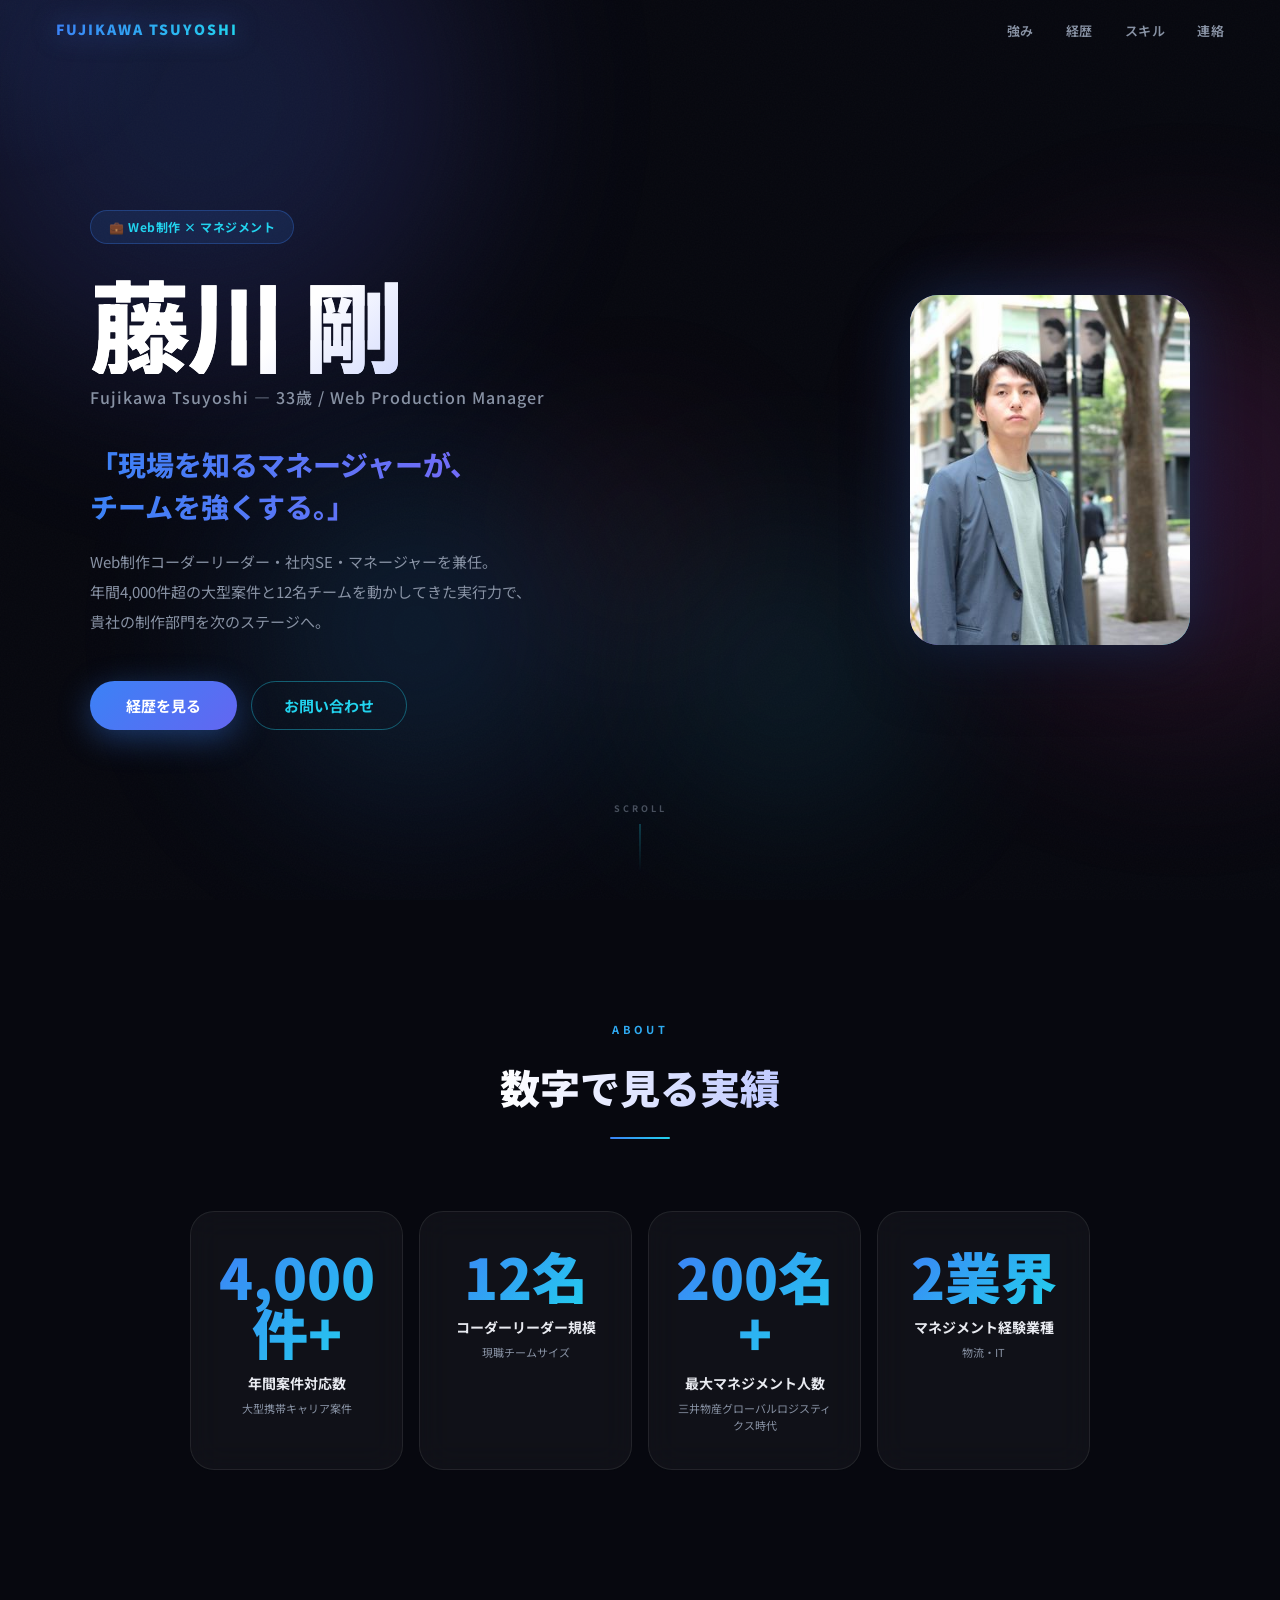
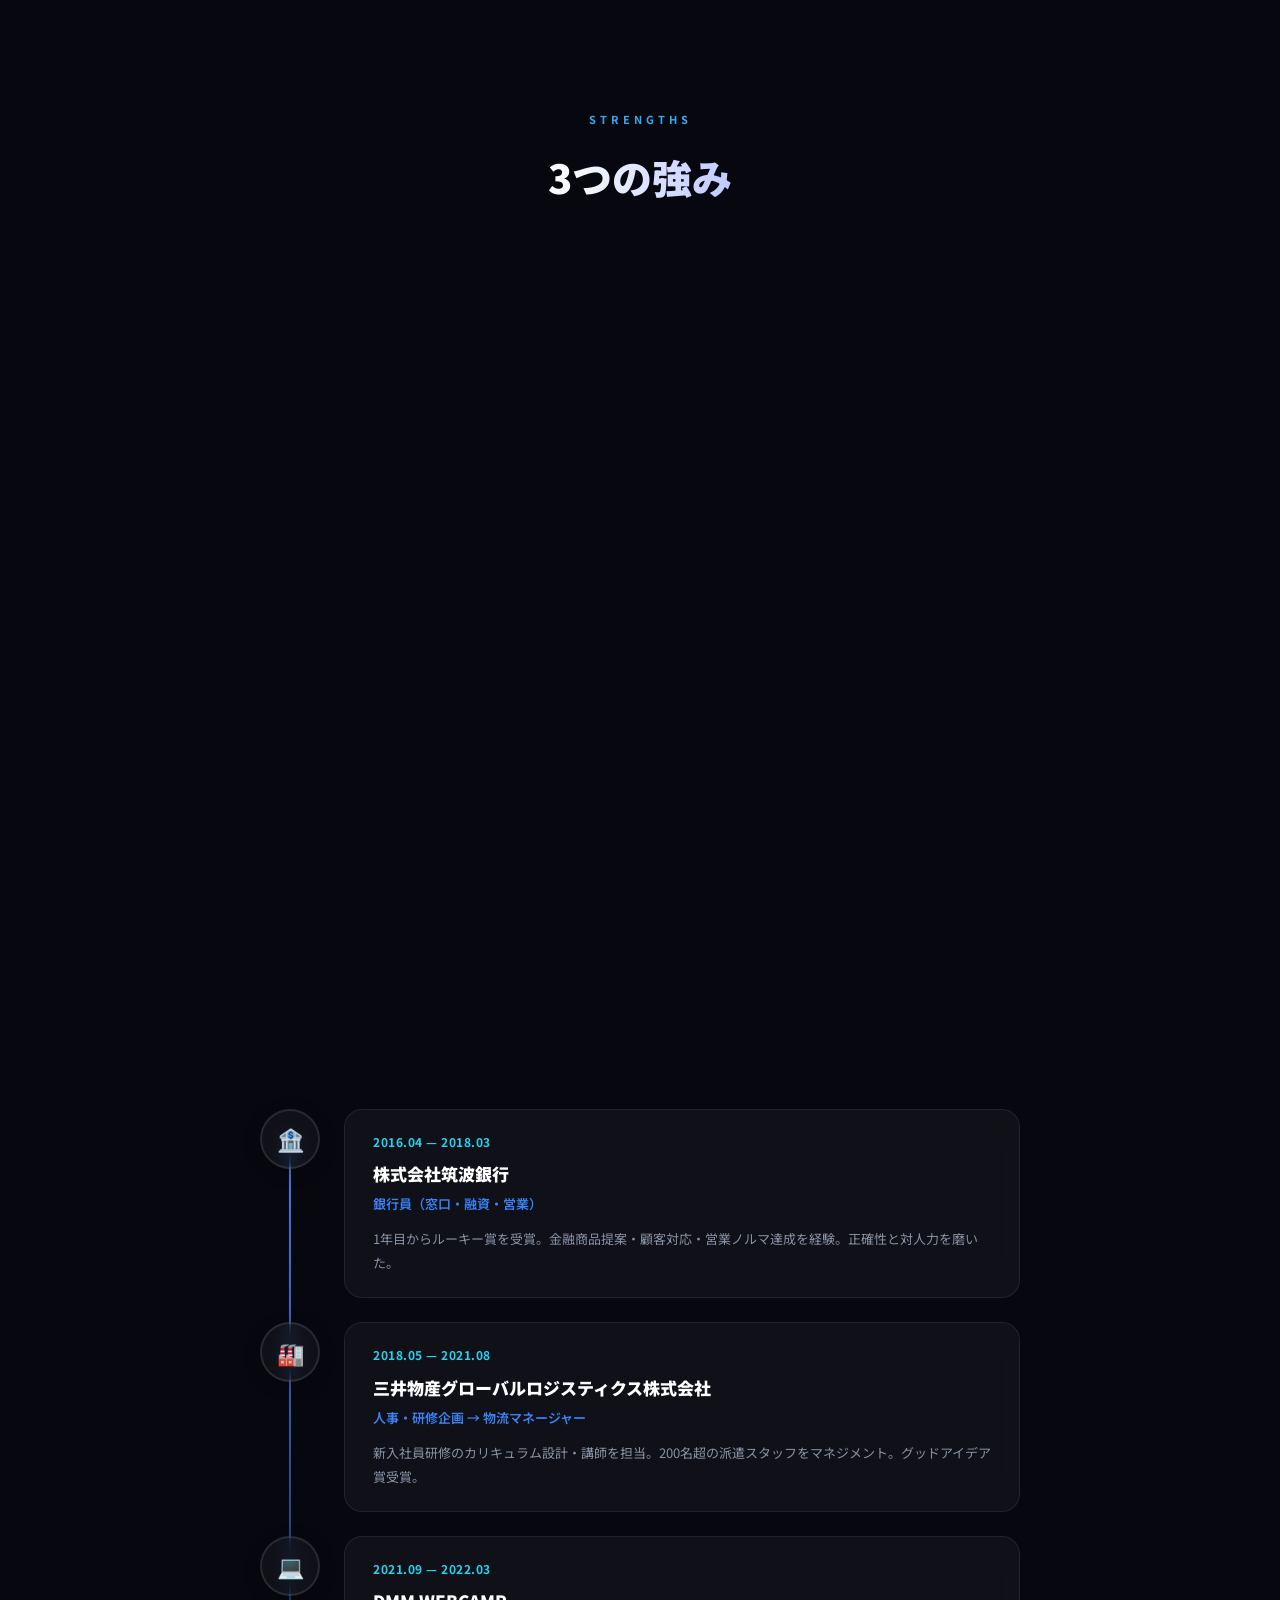
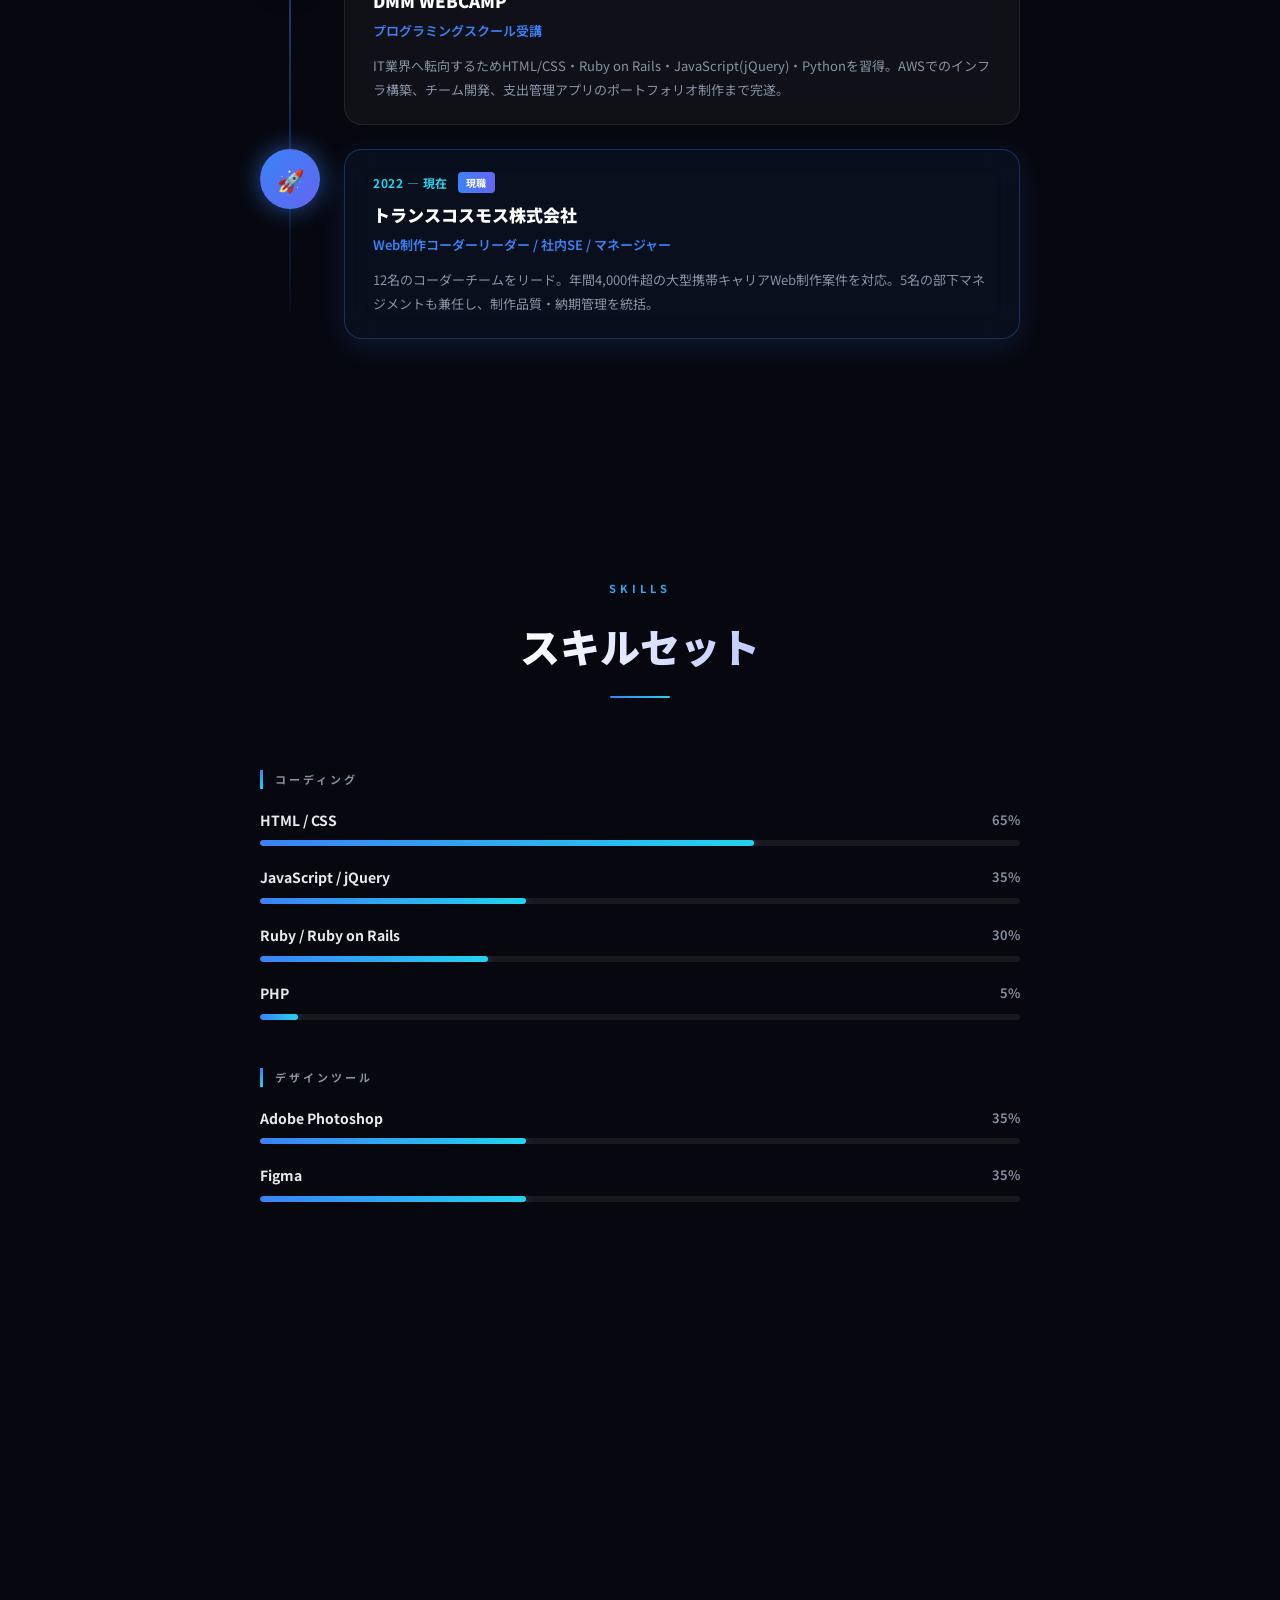
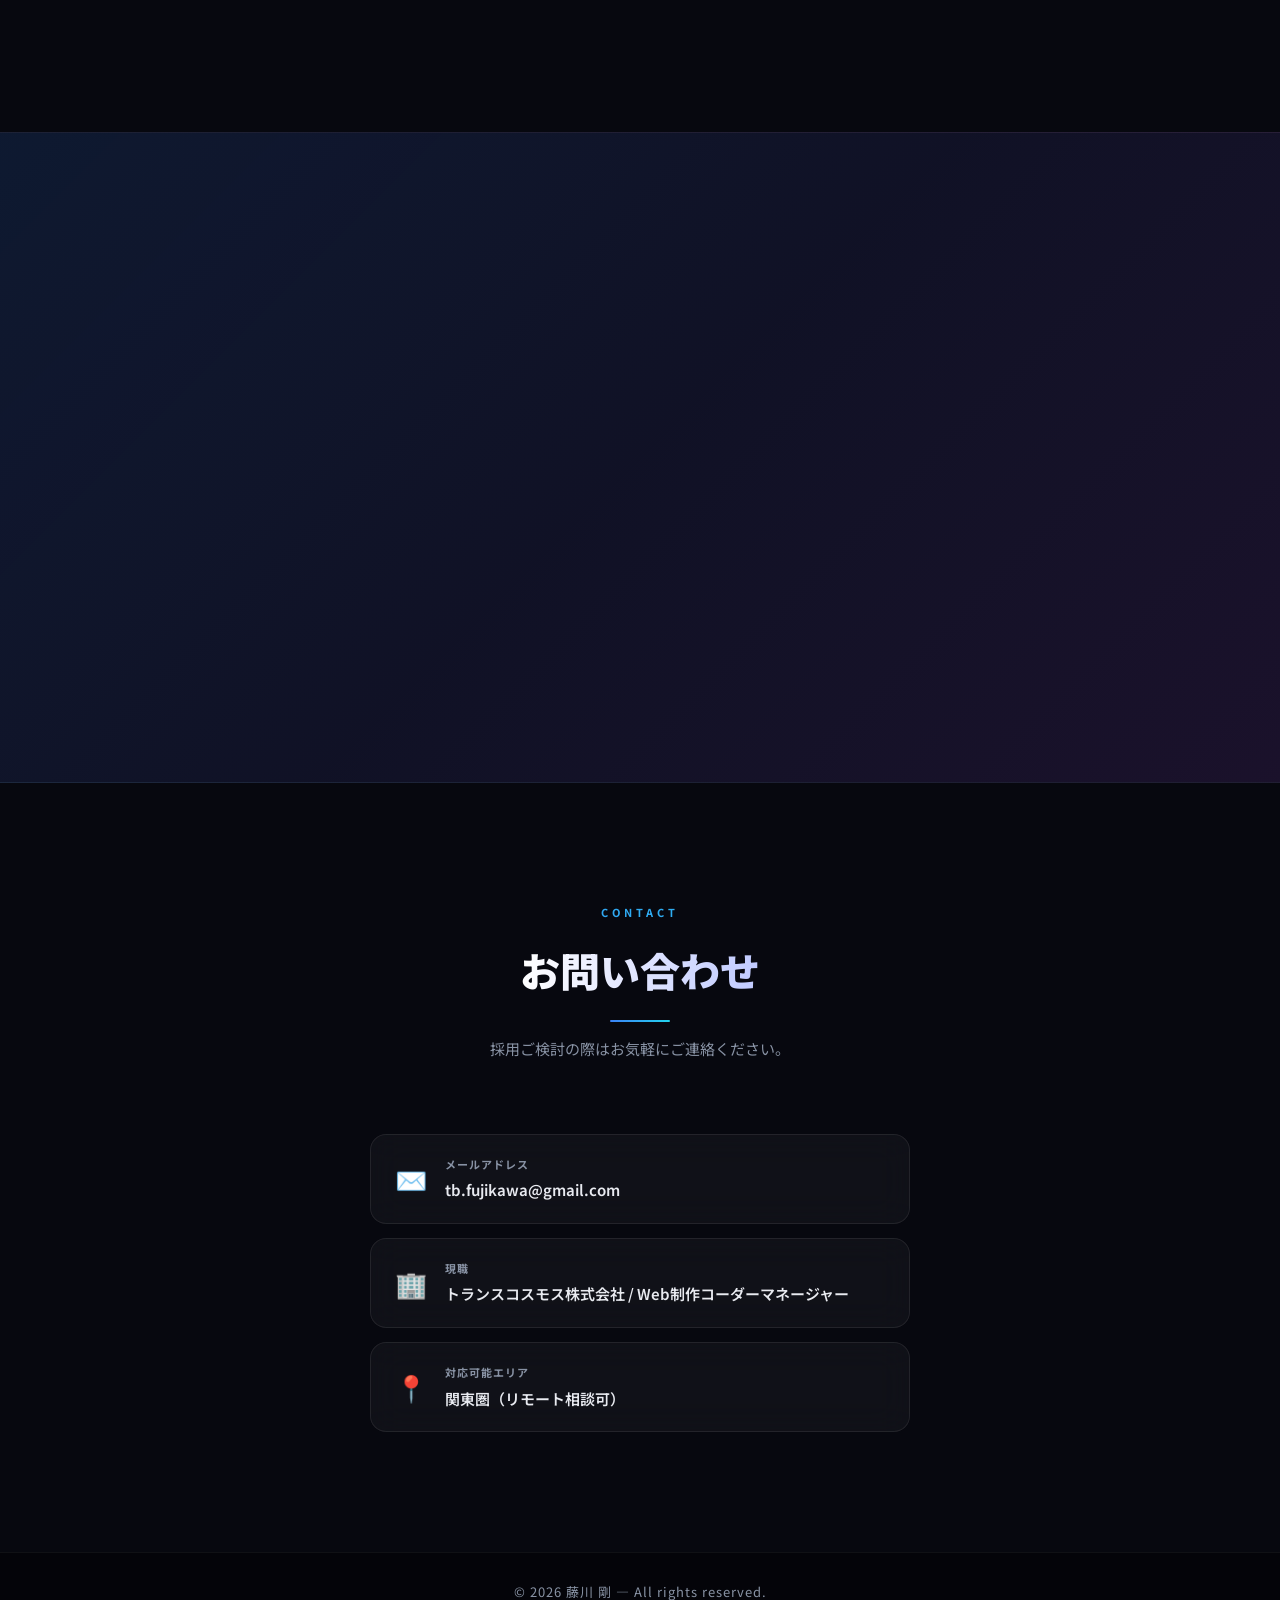
<file: index.html>
<!DOCTYPE html>
<html lang="ja">
<head>
<meta charset="UTF-8">
<meta name="viewport" content="width=device-width, initial-scale=1.0">
<title>藤川 剛 — Portfolio</title>
<link rel="preconnect" href="https://fonts.googleapis.com">
<link href="https://fonts.googleapis.com/css2?family=Noto+Sans+JP:wght@400;500;700;900&display=swap" rel="stylesheet">
<style>

/* ── IMAGE PROTECTION ── */
img {
  -webkit-user-select: none;
  user-select: none;
  -webkit-touch-callout: none;
  pointer-events: none;
}
.hero-photo-wrap, .btn-primary, .btn-outline, .btn-light, .nav-links button, .hamburger {
  pointer-events: auto;
}
img.interactive { pointer-events: auto; }

/* ── CURSOR GLOW ── */
.cursor-glow {
  position: fixed; width: 400px; height: 400px;
  border-radius: 50%; pointer-events: none; z-index: 0;
  background: radial-gradient(circle, rgba(59,130,246,0.08) 0%, transparent 65%);
  transform: translate(-50%,-50%);
  transition: opacity 0.5s;
}

/* ── NOISE OVERLAY ── */
body::before {
  content: ''; position: fixed; inset: 0; z-index: 0;
  opacity: 0.025; pointer-events: none;
  background-image: url("data:image/svg+xml,%3Csvg xmlns='http://www.w3.org/2000/svg' width='300' height='300'%3E%3Cfilter id='n'%3E%3CfeTurbulence type='fractalNoise' baseFrequency='0.65' numOctaves='3' stitchTiles='stitch'/%3E%3C/filter%3E%3Crect width='300' height='300' filter='url(%23n)' opacity='1'/%3E%3C/svg%3E");
}

/* ── FLOATING PARTICLES ── */
.particles { position: fixed; inset: 0; z-index: 0; pointer-events: none; overflow: hidden; }
.particle {
  position: absolute; border-radius: 50%;
  background: var(--blue); opacity: 0;
  animation: particleFloat linear infinite;
}
@keyframes particleFloat {
  0%   { transform: translateY(100vh) scale(0); opacity: 0; }
  10%  { opacity: 0.6; }
  90%  { opacity: 0.3; }
  100% { transform: translateY(-100px) scale(1); opacity: 0; }
}

/* ── MAGNETIC BUTTON ── */
.btn-primary, .btn-outline, .btn-light {
  will-change: transform;
}

/* ── GLITCH TEXT ── */
.glitch {
  position: relative;
}
.glitch::before, .glitch::after {
  content: attr(data-text);
  position: absolute; inset: 0;
  background: linear-gradient(135deg, #fff 30%, #a5b4fc 70%, var(--cyan) 100%);
  -webkit-background-clip: text; -webkit-text-fill-color: transparent;
  background-clip: text;
}
.glitch::before {
  animation: glitchTop 4s infinite linear;
  clip-path: polygon(0 0, 100% 0, 100% 33%, 0 33%);
}
.glitch::after {
  animation: glitchBot 4s infinite linear;
  clip-path: polygon(0 67%, 100% 67%, 100% 100%, 0 100%);
}
@keyframes glitchTop {
  0%,90%,100% { transform: translate(0); opacity: 1; }
  92%   { transform: translate(-3px, -2px); opacity: 0.9; }
  94%   { transform: translate(2px, 1px);  opacity: 0.9; }
  96%   { transform: translate(-1px, 0);   opacity: 0.9; }
}
@keyframes glitchBot {
  0%,90%,100% { transform: translate(0); opacity: 1; }
  92%   { transform: translate(3px, 2px);  opacity: 0.9; }
  94%   { transform: translate(-2px, -1px); opacity: 0.9; }
  96%   { transform: translate(1px, 0);    opacity: 0.9; }
}

/* ── TYPEWRITER ── */
.typewriter {
  overflow: hidden; white-space: nowrap; border-right: 2px solid var(--cyan);
  width: 0; animation: typing 2.5s steps(30) 0.8s forwards, blinkCursor 0.8s step-end infinite;
}
@keyframes typing { to { width: 100%; } }
@keyframes blinkCursor { 50% { border-color: transparent; } }

/* ── SHIMMER BADGE ── */
.hero-badge {
  position: relative; overflow: hidden;
}
.hero-badge::after {
  content: ''; position: absolute;
  top: 0; left: -100%; width: 60%; height: 100%;
  background: linear-gradient(90deg, transparent, rgba(255,255,255,0.3), transparent);
  animation: shimmer 3s infinite 1.5s;
}
@keyframes shimmer {
  0%   { left: -100%; }
  100% { left: 200%; }
}

/* ── CARD ANIMATED BORDER ── */
.glass-animated {
  position: relative;
}
.glass-animated::before {
  content: ''; position: absolute; inset: -1px; border-radius: inherit; z-index: -1;
  background: conic-gradient(from var(--angle, 0deg), var(--blue), var(--purple), var(--cyan), var(--blue));
  opacity: 0; transition: opacity 0.4s;
  animation: rotateBorder 4s linear infinite paused;
}
.glass-animated:hover::before { opacity: 0.6; animation-play-state: running; }
@property --angle { syntax: '<angle>'; initial-value: 0deg; inherits: false; }
@keyframes rotateBorder { to { --angle: 360deg; } }

/* ── REVEAL ENHANCED ── */
.reveal {
  opacity: 0; transform: translateY(50px);
  transition: opacity 0.8s cubic-bezier(0.16,1,0.3,1), transform 0.8s cubic-bezier(0.16,1,0.3,1);
}
.reveal.from-left  { transform: translateX(-60px); }
.reveal.from-right { transform: translateX(60px); }
.reveal.scale-in   { transform: scale(0.85); }
.reveal.d1 { transition-delay: 0.1s; }
.reveal.d2 { transition-delay: 0.2s; }
.reveal.d3 { transition-delay: 0.3s; }
.reveal.d4 { transition-delay: 0.4s; }
.reveal.visible { opacity: 1; transform: none !important; }

/* ── HERO SUPER ENHANCED ── */
.hero-name {
  will-change: transform;
}

/* ── TIMELINE ENHANCED ── */
.tl-card {
  position: relative; overflow: hidden;
}
.tl-card::after {
  content: ''; position: absolute;
  top: 0; left: -100%; width: 50%; height: 100%;
  background: linear-gradient(90deg, transparent, rgba(59,130,246,0.05), transparent);
  transition: left 0.6s ease;
}
.tl-card:hover::after { left: 150%; }

/* ── SKILL FILL GLOW PULSE ── */
.skill-fill.filled {
  animation: skillGlow 2s ease-in-out infinite 1.5s;
}
@keyframes skillGlow {
  0%,100% { box-shadow: 0 0 8px rgba(59,130,246,0.4); }
  50%      { box-shadow: 0 0 20px rgba(34,211,238,0.7); }
}

/* ── NUMBER CARD ENHANCED ── */
.number-card {
  position: relative; overflow: hidden;
}
.number-card::after {
  content: ''; position: absolute; inset: 0;
  background: radial-gradient(circle at var(--mx,50%) var(--my,50%), rgba(59,130,246,0.12), transparent 60%);
  opacity: 0; transition: opacity 0.3s;
}
.number-card:hover::after { opacity: 1; }

/* ── STRENGTH CARD ENHANCED ── */
.strength-card {
  position: relative; overflow: hidden;
}
.strength-card::before {
  content: ''; position: absolute; inset: 0;
  background: radial-gradient(circle at 50% 0%, rgba(59,130,246,0.12), transparent 60%);
  transform: translateY(-100%); transition: transform 0.5s cubic-bezier(0.16,1,0.3,1);
}
.strength-card:hover::before { transform: translateY(0); }

/* ── SECTION DIVIDER ── */
.section-divider {
  width: 60px; height: 2px; margin: 16px auto 0;
  background: linear-gradient(90deg, var(--blue), var(--cyan));
  border-radius: 2px;
  animation: dividerExpand 0.8s ease forwards;
  transform-origin: center;
}
@keyframes dividerExpand {
  from { transform: scaleX(0); opacity: 0; }
  to   { transform: scaleX(1); opacity: 1; }
}

/* ── SCROLL PROGRESS BAR ── */
#scroll-progress {
  position: fixed; top: 0; left: 0; height: 2px; z-index: 9999;
  background: linear-gradient(90deg, var(--blue), var(--cyan), var(--purple));
  width: 0%; transition: width 0.1s linear;
  box-shadow: 0 0 10px rgba(59,130,246,0.6);
}

/* ── CONTACT CARD HOVER LINE ── */
.contact-card {
  position: relative; overflow: hidden;
}
.contact-card::before {
  content: ''; position: absolute; left: 0; top: 0; bottom: 0; width: 3px;
  background: linear-gradient(to bottom, var(--blue), var(--cyan));
  transform: scaleY(0); transform-origin: top;
  transition: transform 0.4s cubic-bezier(0.16,1,0.3,1);
}
.contact-card:hover::before { transform: scaleY(1); }

/* ── HERO SCROLL CTA BOUNCE ── */
.scroll-line { animation: scrollPulse 2s ease-in-out infinite; }
.scroll-ind { animation: bounceInd 2s ease-in-out infinite 2s; }
@keyframes bounceInd {
  0%,100% { transform: translateX(-50%) translateY(0); }
  50%      { transform: translateX(-50%) translateY(6px); }
}

/* ── SPARKLE ── */
@keyframes sparkle {
  0%   { transform: scale(0) rotate(0deg);   opacity: 1; }
  100% { transform: scale(1.5) rotate(180deg); opacity: 0; }
}

:root {
  --bg: #07080f;
  --bg2: #0d0f1a;
  --card: rgba(255,255,255,0.04);
  --card-border: rgba(255,255,255,0.08);
  --blue: #3b82f6;
  --blue-glow: rgba(59,130,246,0.35);
  --cyan: #22d3ee;
  --purple: #a855f7;
  --text: #e8eaf0;
  --muted: #8892a4;
  --white: #ffffff;
}

*, *::before, *::after { box-sizing: border-box; margin: 0; padding: 0; }
html { scroll-behavior: smooth; }
body {
  font-family: "Noto Sans JP","Hiragino Kaku Gothic ProN","Yu Gothic Medium",sans-serif;
  background: var(--bg);
  color: var(--text);
  line-height: 1.7;
  overflow-x: hidden;
}

/* ── BACKGROUND ORBS ── */
.orb-container {
  position: fixed; inset: 0; z-index: 0; pointer-events: none; overflow: hidden;
}
.orb {
  position: absolute; border-radius: 50%; filter: blur(90px);
}
.orb-1 {
  width: 700px; height: 700px; top: -250px; left: -150px;
  background: radial-gradient(circle, #3b82f6 0%, #6366f1 40%, transparent 70%);
  opacity: 0.18;
  animation: orbFloat1 20s cubic-bezier(0.45,0.05,0.55,0.95) infinite,
             orbPulse1 8s ease-in-out infinite,
             orbHue1 30s linear infinite;
}
.orb-2 {
  width: 550px; height: 550px; top: 25%; right: -180px;
  background: radial-gradient(circle, #a855f7 0%, #ec4899 40%, transparent 70%);
  opacity: 0.15;
  animation: orbFloat2 26s cubic-bezier(0.45,0.05,0.55,0.95) infinite,
             orbPulse2 11s ease-in-out infinite,
             orbHue2 35s linear infinite;
}
.orb-3 {
  width: 450px; height: 450px; bottom: 5%; left: 15%;
  background: radial-gradient(circle, #22d3ee 0%, #3b82f6 40%, transparent 70%);
  opacity: 0.14;
  animation: orbFloat3 18s cubic-bezier(0.45,0.05,0.55,0.95) infinite,
             orbPulse1 9s ease-in-out infinite 2s,
             orbHue1 25s linear infinite reverse;
}
.orb-4 {
  width: 350px; height: 350px; top: 55%; right: 25%;
  background: radial-gradient(circle, #6366f1 0%, #22d3ee 40%, transparent 70%);
  opacity: 0.12;
  animation: orbFloat4 28s cubic-bezier(0.45,0.05,0.55,0.95) infinite reverse,
             orbPulse2 13s ease-in-out infinite 1s;
}
.orb-5 {
  width: 250px; height: 250px; top: 45%; left: 40%;
  background: radial-gradient(circle, #f59e0b 0%, #ec4899 40%, transparent 70%);
  opacity: 0.08;
  animation: orbFloat5 15s ease-in-out infinite,
             orbPulse1 7s ease-in-out infinite 3s;
}

@keyframes orbFloat1 {
  0%   { transform: translate(0,0)          scale(1)    rotate(0deg); }
  15%  { transform: translate(80px,-60px)   scale(1.12) rotate(5deg); }
  30%  { transform: translate(40px,-100px)  scale(1.08) rotate(8deg); }
  50%  { transform: translate(-60px,80px)   scale(0.92) rotate(-4deg); }
  70%  { transform: translate(-100px,20px)  scale(1.06) rotate(-8deg); }
  85%  { transform: translate(50px,60px)    scale(0.96) rotate(3deg); }
  100% { transform: translate(0,0)          scale(1)    rotate(0deg); }
}
@keyframes orbFloat2 {
  0%   { transform: translate(0,0)           scale(1)    rotate(0deg); }
  20%  { transform: translate(-90px,50px)    scale(1.18) rotate(-6deg); }
  40%  { transform: translate(-60px,-70px)   scale(0.88) rotate(-10deg); }
  60%  { transform: translate(70px,-40px)    scale(1.12) rotate(5deg); }
  80%  { transform: translate(100px,60px)    scale(0.94) rotate(8deg); }
  100% { transform: translate(0,0)           scale(1)    rotate(0deg); }
}
@keyframes orbFloat3 {
  0%   { transform: translate(0,0)           scale(1)    rotate(0deg); }
  25%  { transform: translate(70px,-80px)    scale(1.1)  rotate(6deg); }
  50%  { transform: translate(-50px,-50px)   scale(0.9)  rotate(-5deg); }
  75%  { transform: translate(-80px,70px)    scale(1.08) rotate(-9deg); }
  100% { transform: translate(0,0)           scale(1)    rotate(0deg); }
}
@keyframes orbFloat4 {
  0%   { transform: translate(0,0)           scale(1); }
  20%  { transform: translate(60px,80px)     scale(1.15); }
  45%  { transform: translate(-70px,50px)    scale(0.85); }
  65%  { transform: translate(-40px,-80px)   scale(1.2); }
  85%  { transform: translate(80px,-40px)    scale(0.9); }
  100% { transform: translate(0,0)           scale(1); }
}
@keyframes orbFloat5 {
  0%,100% { transform: translate(0,0)         scale(1); }
  33%  { transform: translate(-120px,-60px)   scale(1.3); }
  66%  { transform: translate(80px,100px)     scale(0.7); }
}
@keyframes orbPulse1 {
  0%,100% { opacity: 0.18; filter: blur(90px); }
  50%      { opacity: 0.28; filter: blur(60px); }
}
@keyframes orbPulse2 {
  0%,100% { opacity: 0.15; filter: blur(90px); }
  50%      { opacity: 0.25; filter: blur(70px); }
}
@keyframes orbHue1 {
  0%   { filter: blur(90px) hue-rotate(0deg); }
  100% { filter: blur(90px) hue-rotate(360deg); }
}
@keyframes orbHue2 {
  0%   { filter: blur(90px) hue-rotate(0deg); }
  100% { filter: blur(90px) hue-rotate(-360deg); }
}

/* ── NAV ── */
.nav {
  position: fixed; top: 0; left: 0; right: 0; z-index: 200;
  padding: 16px clamp(20px,5vw,56px);
  display: flex; justify-content: space-between; align-items: center;
  transition: background 0.4s, backdrop-filter 0.4s;
}
.nav.scrolled {
  background: rgba(7,8,15,0.85);
  backdrop-filter: blur(20px);
  -webkit-backdrop-filter: blur(20px);
  border-bottom: 1px solid rgba(255,255,255,0.06);
}
.nav-logo {
  font-weight: 900; font-size: clamp(12px,2vw,14px);
  letter-spacing: 2px; white-space: nowrap;
  background: linear-gradient(90deg, var(--blue), var(--cyan));
  -webkit-background-clip: text; -webkit-text-fill-color: transparent;
  background-clip: text;
  filter: drop-shadow(0 0 12px rgba(59,130,246,0.5));
}
.nav-links { display: flex; gap: clamp(16px,2.5vw,32px); list-style: none; }
.nav-links button {
  background: none; border: none; cursor: pointer;
  font-size: 13px; color: var(--muted); font-weight: 600;
  font-family: inherit; opacity: 1; letter-spacing: 0.5px;
  transition: color 0.2s; padding: 4px 0;
  -webkit-tap-highlight-color: transparent;
  position: relative;
}
.nav-links button::after {
  content: ''; position: absolute; bottom: -2px; left: 0; right: 0; height: 1px;
  background: linear-gradient(90deg, var(--blue), var(--cyan));
  transform: scaleX(0); transition: transform 0.3s; transform-origin: left;
}
.nav-links button:hover { color: var(--white); }
.nav-links button:hover::after { transform: scaleX(1); }

.hamburger {
  display: none; flex-direction: column; gap: 5px;
  cursor: pointer; background: none; border: none; padding: 6px;
  -webkit-tap-highlight-color: transparent;
}
.hamburger span {
  display: block; width: 22px; height: 2px;
  background: var(--text); border-radius: 2px; transition: 0.3s;
}
.hamburger.open span:nth-child(1) { transform: translateY(7px) rotate(45deg); }
.hamburger.open span:nth-child(2) { opacity: 0; }
.hamburger.open span:nth-child(3) { transform: translateY(-7px) rotate(-45deg); }

.mobile-menu {
  display: none; position: fixed; top: 57px; left: 0; right: 0;
  background: rgba(7,8,15,0.96); border-bottom: 1px solid rgba(255,255,255,0.07);
  flex-direction: column; z-index: 199; padding: 8px 0;
  backdrop-filter: blur(20px); -webkit-backdrop-filter: blur(20px);
}
.mobile-menu.open { display: flex; }
.mobile-menu button {
  background: none; border: none; cursor: pointer;
  font-size: 15px; color: var(--text); font-weight: 600;
  font-family: inherit; padding: 14px 24px; text-align: left;
  -webkit-tap-highlight-color: transparent; transition: color 0.2s;
}
.mobile-menu button:active { color: var(--cyan); }

@media (max-width: 600px) {
  .nav-links { display: none; }
  .hamburger { display: flex; }
}

/* ── REVEAL ANIMATIONS ── */
.reveal {
  opacity: 0; transform: translateY(40px);
  transition: opacity 0.7s ease, transform 0.7s ease;
}
.reveal.from-left { transform: translateX(-40px); }
.reveal.from-right { transform: translateX(40px); }
.reveal.d1 { transition-delay: 0.1s; }
.reveal.d2 { transition-delay: 0.2s; }
.reveal.d3 { transition-delay: 0.3s; }
.reveal.visible { opacity: 1; transform: none !important; }

/* ── SECTION ── */
section {
  padding: clamp(80px,10vw,120px) clamp(20px,5vw,60px);
  position: relative; z-index: 1;
}
.section-header { text-align: center; margin-bottom: clamp(48px,6vw,72px); }
.eyebrow {
  font-size: 11px; font-weight: 700; letter-spacing: 4px; margin-bottom: 14px;
  text-transform: uppercase;
  background: linear-gradient(90deg, var(--blue), var(--cyan));
  -webkit-background-clip: text; -webkit-text-fill-color: transparent;
  background-clip: text;
}
.section-title { font-size: clamp(26px,4vw,40px); font-weight: 900; }
.section-title span {
  background: linear-gradient(90deg, var(--white), #c0caff);
  -webkit-background-clip: text; -webkit-text-fill-color: transparent;
  background-clip: text;
}

/* ── GLASS CARD MIXIN ── */
.glass {
  background: var(--card);
  border: 1px solid var(--card-border);
  backdrop-filter: blur(16px);
  -webkit-backdrop-filter: blur(16px);
}

/* ── HERO ── */
.hero {
  min-height: 100vh; min-height: 100svh;
  display: flex; flex-direction: column;
  align-items: center; justify-content: center;
  padding: clamp(100px,14vw,150px) clamp(20px,5vw,60px) clamp(80px,10vw,110px);
  position: relative; z-index: 1;
}
.hero-inner {
  display: flex; align-items: center; justify-content: center;
  gap: clamp(40px,6vw,80px);
  max-width: 1100px; width: 100%;
}
.hero-text { flex: 1; min-width: 0; text-align: left; }
.hero-photo-wrap {
  flex-shrink: 0;
  width: clamp(180px,24vw,280px);
  height: clamp(220px,30vw,350px);
  border-radius: 28px; overflow: hidden;
  position: relative;
  box-shadow: 0 0 60px rgba(59,130,246,0.25), 0 20px 60px rgba(0,0,0,0.5);
}
.hero-photo-wrap::before {
  content: ''; position: absolute; inset: -2px; border-radius: 30px; z-index: -1;
  background: linear-gradient(135deg, var(--blue), var(--purple), var(--cyan));
  animation: borderGlow 4s ease-in-out infinite;
}
@keyframes borderGlow {
  0%,100% { opacity: 0.6; }
  50% { opacity: 1; }
}
.hero-photo {
  width: 100%; height: 100%;
  object-fit: cover; object-position: center top; display: block;
}

.hero-badge {
  display: inline-flex; align-items: center; gap: 8px;
  background: rgba(59,130,246,0.12);
  border: 1px solid rgba(59,130,246,0.3);
  border-radius: 100px; padding: 6px 18px;
  font-size: 12px; font-weight: 700; letter-spacing: 0.5px; color: var(--cyan);
  margin-bottom: 28px;
  animation: fadeUp 0.9s ease both;
}
.hero-name {
  font-size: clamp(52px,9vw,100px); font-weight: 900;
  letter-spacing: -3px; line-height: 1.02; margin-bottom: 10px;
  background: linear-gradient(135deg, #fff 30%, #a5b4fc 70%, var(--cyan) 100%);
  -webkit-background-clip: text; -webkit-text-fill-color: transparent;
  background-clip: text;
  animation: fadeUp 0.9s 0.1s ease both;
}
.hero-sub {
  font-size: clamp(12px,1.8vw,16px); color: var(--muted); font-weight: 500;
  margin-bottom: 32px; letter-spacing: 1px;
  animation: fadeUp 0.9s 0.2s ease both;
}
.hero-catch {
  font-size: clamp(18px,2.8vw,28px); font-weight: 800; margin-bottom: 20px;
  line-height: 1.5;
  background: linear-gradient(90deg, var(--blue), var(--purple));
  -webkit-background-clip: text; -webkit-text-fill-color: transparent;
  background-clip: text;
  animation: fadeUp 0.9s 0.3s ease both;
}
.hero-desc {
  font-size: clamp(13px,1.6vw,15px); color: var(--muted);
  max-width: 520px; margin-bottom: 44px; line-height: 2;
  animation: fadeUp 0.9s 0.4s ease both;
}
.hero-buttons {
  display: flex; gap: 14px; flex-wrap: wrap;
  animation: fadeUp 0.9s 0.5s ease both;
}

.btn-primary {
  background: linear-gradient(135deg, var(--blue), #6366f1);
  color: #fff; border: none; border-radius: 100px;
  padding: 14px 36px; font-size: 15px; font-weight: 700;
  cursor: pointer; font-family: inherit;
  box-shadow: 0 8px 32px rgba(59,130,246,0.4);
  transition: transform 0.2s, box-shadow 0.2s;
  -webkit-tap-highlight-color: transparent;
  position: relative; overflow: hidden;
}
.btn-primary::after {
  content: ''; position: absolute; inset: 0;
  background: linear-gradient(135deg, rgba(255,255,255,0.2), transparent);
  opacity: 0; transition: opacity 0.3s;
}
.btn-primary:hover { transform: translateY(-3px); box-shadow: 0 14px 40px rgba(59,130,246,0.55); }
.btn-primary:hover::after { opacity: 1; }
.btn-primary:active { transform: scale(0.97); }

.btn-outline {
  background: transparent; color: var(--cyan);
  border: 1px solid rgba(34,211,238,0.4);
  border-radius: 100px; padding: 13px 32px;
  font-size: 15px; font-weight: 700; cursor: pointer; font-family: inherit;
  transition: background 0.3s, border-color 0.3s, box-shadow 0.3s;
  -webkit-tap-highlight-color: transparent;
}
.btn-outline:hover {
  background: rgba(34,211,238,0.1);
  border-color: var(--cyan);
  box-shadow: 0 0 20px rgba(34,211,238,0.2);
}
.btn-outline:active { transform: scale(0.97); }

.scroll-ind {
  position: absolute; bottom: 28px; left: 50%; transform: translateX(-50%);
  display: flex; flex-direction: column; align-items: center; gap: 8px;
  z-index: 2; opacity: 0.5;
}
.scroll-label { font-size: 9px; color: var(--muted); letter-spacing: 3px; font-weight: 700; }
.scroll-line {
  width: 1px; height: 48px;
  background: linear-gradient(to bottom, var(--cyan), transparent);
  animation: scrollPulse 2s ease-in-out infinite;
}

/* ── NUMBERS ── */
.numbers-section { background: transparent; }
.numbers-grid {
  display: grid;
  grid-template-columns: repeat(auto-fit, minmax(160px, 1fr));
  gap: 16px; max-width: 900px; margin: 0 auto;
}
.number-card {
  border-radius: 24px; padding: clamp(24px,3.5vw,36px) clamp(16px,2vw,24px);
  text-align: center; transition: transform 0.3s, box-shadow 0.3s;
  position: relative; overflow: hidden;
  cursor: default;
}
.number-card::before {
  content: ''; position: absolute; inset: 0; border-radius: 24px;
  background: linear-gradient(135deg, rgba(59,130,246,0.15), rgba(168,85,247,0.08));
  opacity: 0; transition: opacity 0.3s;
}
.number-card:hover { transform: translateY(-8px); box-shadow: 0 20px 60px rgba(59,130,246,0.2); }
.number-card:hover::before { opacity: 1; }
.number-value {
  font-size: clamp(36px,5.5vw,56px); font-weight: 900; line-height: 1;
  background: linear-gradient(135deg, var(--blue), var(--cyan));
  -webkit-background-clip: text; -webkit-text-fill-color: transparent;
  background-clip: text;
}
.number-label { font-size: clamp(12px,1.4vw,14px); font-weight: 700; color: var(--text); margin-top: 12px; }
.number-sub { font-size: 11px; color: var(--muted); margin-top: 5px; line-height: 1.5; }

/* ── STRENGTHS ── */
.strengths-grid {
  display: grid;
  grid-template-columns: repeat(auto-fit, minmax(280px, 1fr));
  gap: 24px; max-width: 1000px; margin: 0 auto;
}
.strength-card {
  border-radius: 24px; padding: clamp(28px,4vw,40px) clamp(24px,3vw,32px);
  transition: transform 0.3s, box-shadow 0.3s;
  position: relative; overflow: hidden;
}
.strength-card::after {
  content: ''; position: absolute; inset: -1px; border-radius: 24px; z-index: -1;
  background: linear-gradient(135deg, var(--blue), var(--purple), var(--cyan));
  opacity: 0; transition: opacity 0.4s;
}
.strength-card:hover { transform: translateY(-8px); box-shadow: 0 24px 64px rgba(59,130,246,0.2); }
.strength-card:hover::after { opacity: 0.3; }
.strength-icon { font-size: 44px; margin-bottom: 20px; display: block; }
.strength-title {
  font-size: clamp(16px,2vw,19px); font-weight: 900; margin-bottom: 14px;
  line-height: 1.4; color: var(--white);
}
.strength-body { font-size: 14px; color: var(--muted); line-height: 1.9; }

/* ── CAREER ── */
.career-section { background: transparent; }
.timeline { max-width: 760px; margin: 0 auto; position: relative; }
.timeline::before {
  content: ''; position: absolute;
  left: 29px; top: 28px; bottom: 28px; width: 2px;
  background: linear-gradient(to bottom, var(--blue), rgba(59,130,246,0.05));
}
.tl-item {
  display: flex; gap: clamp(16px,2.5vw,24px);
  margin-bottom: 24px; align-items: flex-start;
}
.tl-item:last-child { margin-bottom: 0; }
.tl-icon {
  width: 60px; height: 60px; flex-shrink: 0; border-radius: 50%;
  border: 2px solid rgba(255,255,255,0.1);
  display: flex; align-items: center; justify-content: center;
  font-size: 22px; z-index: 1;
  background: rgba(255,255,255,0.04);
  backdrop-filter: blur(8px);
  box-shadow: 0 4px 16px rgba(0,0,0,0.3);
  transition: box-shadow 0.3s;
}
.tl-icon.cur {
  background: linear-gradient(135deg, var(--blue), #6366f1);
  border-color: transparent;
  box-shadow: 0 0 24px rgba(59,130,246,0.6), 0 4px 16px rgba(0,0,0,0.3);
  animation: iconPulse 2.5s ease-in-out infinite;
}
@keyframes iconPulse {
  0%,100% { box-shadow: 0 0 24px rgba(59,130,246,0.6), 0 4px 16px rgba(0,0,0,0.3); }
  50% { box-shadow: 0 0 40px rgba(59,130,246,0.9), 0 4px 24px rgba(0,0,0,0.4); }
}
.tl-card {
  flex: 1; border-radius: 18px;
  padding: clamp(16px,2.5vw,22px) clamp(18px,2.5vw,28px);
  min-width: 0; transition: transform 0.3s, box-shadow 0.3s;
}
.tl-card:hover { transform: translateX(6px); box-shadow: 0 12px 40px rgba(59,130,246,0.15); }
.tl-card.cur {
  border-color: rgba(59,130,246,0.3) !important;
  background: rgba(59,130,246,0.06) !important;
  box-shadow: 0 8px 32px rgba(59,130,246,0.15);
}
.tl-period {
  font-size: 12px; color: var(--cyan); font-weight: 700;
  margin-bottom: 8px; display: flex; align-items: center; gap: 10px; flex-wrap: wrap;
  letter-spacing: 0.5px;
}
.cur-badge {
  background: linear-gradient(90deg, var(--blue), #6366f1); color: #fff;
  border-radius: 4px; padding: 2px 8px; font-size: 10px; font-weight: 700;
}
.tl-company { font-size: clamp(14px,2vw,17px); font-weight: 900; margin-bottom: 4px; color: var(--white); }
.tl-role { font-size: 13px; color: var(--blue); font-weight: 600; margin-bottom: 12px; }
.tl-note { font-size: 13px; color: var(--muted); line-height: 1.85; }

/* ── SKILLS ── */
.skills-inner { max-width: 760px; margin: 0 auto; }
.skill-cat-label {
  font-size: 11px; font-weight: 700; letter-spacing: 3px; margin-bottom: 20px;
  text-transform: uppercase; padding-left: 12px;
  border-left: 3px solid; border-image: linear-gradient(to bottom, var(--blue), var(--cyan)) 1;
  color: var(--muted);
}
.skill-cat { margin-bottom: 48px; }
.skill-item { margin-bottom: 20px; }
.skill-row { display: flex; justify-content: space-between; margin-bottom: 8px; }
.skill-name { font-size: 14px; font-weight: 700; color: var(--text); }
.skill-pct { font-size: 13px; color: var(--muted); font-weight: 600; }
.skill-track {
  height: 6px; background: rgba(255,255,255,0.07);
  border-radius: 3px; overflow: hidden;
}
.skill-fill {
  height: 100%; border-radius: 3px;
  background: linear-gradient(90deg, var(--blue), var(--cyan));
  width: 0%; transition: width 1.2s cubic-bezier(0.16,1,0.3,1) 0.2s;
  box-shadow: 0 0 12px rgba(59,130,246,0.4);
}
.quals { display: flex; flex-wrap: wrap; gap: 10px; margin-top: 24px; }
.qual-tag {
  background: rgba(59,130,246,0.08); border: 1px solid rgba(59,130,246,0.2);
  border-radius: 100px; padding: 6px 16px; font-size: 12px; font-weight: 500;
  color: var(--text); transition: background 0.2s, border-color 0.2s;
}
.qual-tag:hover { background: rgba(59,130,246,0.16); border-color: rgba(59,130,246,0.4); }

/* ── MESSAGE ── */
.msg-section {
  position: relative; text-align: center; overflow: hidden;
  background: transparent;
}
.msg-section::before {
  content: ''; position: absolute; inset: 0;
  background: linear-gradient(135deg, rgba(59,130,246,0.15) 0%, rgba(99,102,241,0.1) 50%, rgba(168,85,247,0.12) 100%);
  border-top: 1px solid rgba(255,255,255,0.06);
  border-bottom: 1px solid rgba(255,255,255,0.06);
}
.msg-inner { max-width: 680px; margin: 0 auto; position: relative; z-index: 1; }
.msg-eyebrow { font-size: 11px; letter-spacing: 4px; margin-bottom: 24px; font-weight: 700; color: var(--cyan); }
.msg-title {
  font-size: clamp(20px,3.2vw,30px); font-weight: 900; margin-bottom: 28px;
  line-height: 1.6;
  background: linear-gradient(135deg, var(--white), #c0caff);
  -webkit-background-clip: text; -webkit-text-fill-color: transparent;
  background-clip: text;
}
.msg-body { font-size: clamp(13px,1.7vw,15px); color: var(--muted); line-height: 2; margin-bottom: 44px; }
.btn-light {
  background: rgba(255,255,255,0.95); color: #1e3a8a; border: none;
  border-radius: 100px; padding: 15px 44px;
  font-size: 15px; font-weight: 800; cursor: pointer; font-family: inherit;
  box-shadow: 0 8px 32px rgba(0,0,0,0.3);
  transition: transform 0.2s, box-shadow 0.2s;
  -webkit-tap-highlight-color: transparent;
}
.btn-light:hover { transform: translateY(-3px); box-shadow: 0 14px 44px rgba(0,0,0,0.4); }
.btn-light:active { transform: scale(0.97); }

/* ── CONTACT ── */
.contact-inner { max-width: 540px; margin: 0 auto; display: flex; flex-direction: column; gap: 14px; }
.contact-card {
  display: flex; align-items: center; gap: 18px;
  border-radius: 16px; padding: 20px 24px;
  transition: transform 0.3s, box-shadow 0.3s;
}
.contact-card:hover { transform: translateX(6px); box-shadow: 0 8px 32px rgba(59,130,246,0.15); }
.contact-icon { font-size: 26px; flex-shrink: 0; }
.contact-lbl { font-size: 11px; color: var(--muted); font-weight: 700; letter-spacing: 1px; margin-bottom: 4px; text-transform: uppercase; }
.contact-val { font-size: clamp(13px,1.8vw,15px); font-weight: 600; color: var(--text); word-break: break-all; }

/* ── FOOTER ── */
footer {
  position: relative; z-index: 1;
  background: rgba(0,0,0,0.4);
  border-top: 1px solid rgba(255,255,255,0.05);
  color: var(--muted); text-align: center;
  padding: 28px; font-size: 13px; letter-spacing: 1px;
}

/* ── KEYFRAMES ── */
@keyframes fadeUp {
  from { opacity: 0; transform: translateY(30px); }
  to   { opacity: 1; transform: none; }
}
@keyframes scrollPulse {
  0%,100% { opacity: 1; }
  50%      { opacity: 0.2; }
}

/* ── MOBILE ── */
@media (max-width: 700px) {
  .hero { padding-top: 110px; padding-bottom: 70px; justify-content: flex-start; }
  .hero-inner { flex-direction: column-reverse; text-align: center; gap: 28px; }
  .hero-text { text-align: center; }
  .hero-buttons { justify-content: center !important; }
  .hero-photo-wrap { width: clamp(140px,45vw,200px); height: clamp(170px,55vw,250px); }
  .scroll-ind { display: none; }
}
@media (max-width: 480px) {
  .timeline::before { left: 24px; }
  .tl-icon { width: 50px; height: 50px; font-size: 18px; }
  .tl-item { gap: 12px; }
  .strengths-grid { grid-template-columns: 1fr; }
  .numbers-grid { grid-template-columns: repeat(2, 1fr); }
}
@media (max-width: 360px) {
  .numbers-grid { grid-template-columns: 1fr 1fr; gap: 10px; }
  .btn-primary, .btn-outline { padding: 12px 24px; font-size: 14px; }
}
</style>
</head>
<body>
<div id="scroll-progress"></div>
<div class="cursor-glow"></div>
<div class="particles"></div>

<div class="orb-container">
  <div class="orb orb-1"></div>
  <div class="orb orb-2"></div>
  <div class="orb orb-3"></div>
  <div class="orb orb-4"></div>
  <div class="orb orb-5"></div>
</div>

<!-- NAV -->
<nav class="nav" id="nav">
  <div class="nav-logo">FUJIKAWA TSUYOSHI</div>
  <ul class="nav-links">
    <li><button onclick="goTo('about')">強み</button></li>
    <li><button onclick="goTo('career')">経歴</button></li>
    <li><button onclick="goTo('skills')">スキル</button></li>
    <li><button onclick="goTo('contact')">連絡</button></li>
  </ul>
  <button class="hamburger" id="hamburger" aria-label="メニュー">
    <span></span><span></span><span></span>
  </button>
</nav>

<!-- MOBILE MENU -->
<div class="mobile-menu" id="mobileMenu">
  <button onclick="goTo('about')">💪 強み</button>
  <button onclick="goTo('career')">📋 経歴</button>
  <button onclick="goTo('skills')">⚙️ スキル</button>
  <button onclick="goTo('contact')">✉️ 連絡</button>
</div>

<!-- HERO -->
<section class="hero" id="top">
  <div class="hero-inner">
    <div class="hero-text">
      <div class="hero-badge">💼 Web制作 × マネジメント</div>
      <h1 class="hero-name glitch" data-text="藤川 剛">藤川 剛</h1>
      <div class="hero-sub">Fujikawa Tsuyoshi — 33歳 / Web Production Manager</div>
      <div class="hero-catch">「現場を知るマネージャーが、<br>チームを強くする。」</div>
      <p class="hero-desc">
        Web制作コーダーリーダー・社内SE・マネージャーを兼任。<br>
        年間4,000件超の大型案件と12名チームを動かしてきた実行力で、<br>
        貴社の制作部門を次のステージへ。
      </p>
      <div class="hero-buttons">
        <button class="btn-primary" onclick="goTo('career')">経歴を見る</button>
        <button class="btn-outline" onclick="goTo('contact')">お問い合わせ</button>
      </div>
    </div>
    <div class="hero-photo-wrap">
      <img class="hero-photo" src="[data-uri]" alt="藤川 剛">
    </div>
  </div>
  <div class="scroll-ind">
    <div class="scroll-label">SCROLL</div>
    <div class="scroll-line"></div>
  </div>
</section>

<!-- NUMBERS -->
<section class="numbers-section" id="about">
  <div class="section-header reveal">
    <div class="eyebrow">ABOUT</div>
    <h2 class="section-title"><span>数字で見る実績</span></h2>
    <div class="section-divider"></div>
  </div>
  <div class="numbers-grid">
    <div class="number-card glass reveal">
      <div class="number-value"><span data-target="4000" data-dur="2000">0</span>件+</div>
      <div class="number-label">年間案件対応数</div>
      <div class="number-sub">大型携帯キャリア案件</div>
    </div>
    <div class="number-card glass reveal d1">
      <div class="number-value"><span data-target="12" data-dur="1200">0</span>名</div>
      <div class="number-label">コーダーリーダー規模</div>
      <div class="number-sub">現職チームサイズ</div>
    </div>
    <div class="number-card glass reveal d2">
      <div class="number-value"><span data-target="200" data-dur="1500">0</span>名+</div>
      <div class="number-label">最大マネジメント人数</div>
      <div class="number-sub">三井物産グローバルロジスティクス時代</div>
    </div>
    <div class="number-card glass reveal d3">
      <div class="number-value"><span data-target="2" data-dur="800">0</span>業界</div>
      <div class="number-label">マネジメント経験業種</div>
      <div class="number-sub">物流・IT</div>
    </div>
  </div>
</section>

<!-- STRENGTHS -->
<section id="strengths">
  <div class="section-header reveal">
    <div class="eyebrow">STRENGTHS</div>
    <h2 class="section-title"><span>3つの強み</span></h2>
    <div class="section-divider"></div>
  </div>
  <div class="strengths-grid">
    <div class="strength-card glass glass-animated reveal">
      <span class="strength-icon">🎯</span>
      <h3 class="strength-title">技術がわかるマネージャー</h3>
      <p class="strength-body">自身もHTML/CSSで実装できるからこそ、現場の課題を正確に把握。コーダー12名のリーダーとして、技術的な判断と人的マネジメントを両立します。</p>
    </div>
    <div class="strength-card glass glass-animated reveal d1">
      <span class="strength-icon">📊</span>
      <h3 class="strength-title">大規模案件の実行力</h3>
      <p class="strength-body">年間4,000件超の大型携帯キャリア案件を管理。優先度整理・リソース配分・進捗管理を高速で回し、品質と納期を守り続けています。</p>
    </div>
    <div class="strength-card glass reveal d2">
      <span class="strength-icon">🤝</span>
      <h3 class="strength-title">多業種で磨いたマネジメント力</h3>
      <p class="strength-body">物流・ITの2業界で培ってきた現場経験。三井物産では200名超のチームを統括し、現職ではコーダーリーダーとして12名を束ねる。業種を超えて人を動かし、成果を出せる地力があります。</p>
    </div>
  </div>
</section>

<!-- CAREER -->
<section class="career-section" id="career">
  <div class="section-header reveal">
    <div class="eyebrow">CAREER</div>
    <h2 class="section-title"><span>キャリア経歴</span></h2>
    <div class="section-divider"></div>
  </div>
  <div class="timeline">
    <div class="tl-item reveal from-left">
      <div class="tl-icon">🏦</div>
      <div class="tl-card glass">
        <div class="tl-period">2016.04 — 2018.03</div>
        <div class="tl-company">株式会社筑波銀行</div>
        <div class="tl-role">銀行員（窓口・融資・営業）</div>
        <div class="tl-note">1年目からルーキー賞を受賞。金融商品提案・顧客対応・営業ノルマ達成を経験。正確性と対人力を磨いた。</div>
      </div>
    </div>
    <div class="tl-item reveal from-left d1">
      <div class="tl-icon">🏭</div>
      <div class="tl-card glass">
        <div class="tl-period">2018.05 — 2021.08</div>
        <div class="tl-company">三井物産グローバルロジスティクス株式会社</div>
        <div class="tl-role">人事・研修企画 → 物流マネージャー</div>
        <div class="tl-note">新入社員研修のカリキュラム設計・講師を担当。200名超の派遣スタッフをマネジメント。グッドアイデア賞受賞。</div>
      </div>
    </div>
    <div class="tl-item reveal from-left d2">
      <div class="tl-icon">💻</div>
      <div class="tl-card glass">
        <div class="tl-period">2021.09 — 2022.03</div>
        <div class="tl-company">DMM WEBCAMP</div>
        <div class="tl-role">プログラミングスクール受講</div>
        <div class="tl-note">IT業界へ転向するためHTML/CSS・Ruby on Rails・JavaScript(jQuery)・Pythonを習得。AWSでのインフラ構築、チーム開発、支出管理アプリのポートフォリオ制作まで完遂。</div>
      </div>
    </div>
    <div class="tl-item reveal from-left d3">
      <div class="tl-icon cur">🚀</div>
      <div class="tl-card glass cur">
        <div class="tl-period">2022 — 現在<span class="cur-badge">現職</span></div>
        <div class="tl-company">トランスコスモス株式会社</div>
        <div class="tl-role">Web制作コーダーリーダー / 社内SE / マネージャー</div>
        <div class="tl-note">12名のコーダーチームをリード。年間4,000件超の大型携帯キャリアWeb制作案件を対応。5名の部下マネジメントも兼任し、制作品質・納期管理を統括。</div>
      </div>
    </div>
  </div>
</section>

<!-- SKILLS -->
<section id="skills">
  <div class="section-header reveal">
    <div class="eyebrow">SKILLS</div>
    <h2 class="section-title"><span>スキルセット</span></h2>
    <div class="section-divider"></div>
  </div>
  <div class="skills-inner">
    <div class="skill-cat reveal">
      <div class="skill-cat-label">コーディング</div>
      <div class="skill-item">
        <div class="skill-row"><span class="skill-name">HTML / CSS</span><span class="skill-pct">65%</span></div>
        <div class="skill-track"><div class="skill-fill" data-width="65"></div></div>
      </div>
      <div class="skill-item">
        <div class="skill-row"><span class="skill-name">JavaScript / jQuery</span><span class="skill-pct">35%</span></div>
        <div class="skill-track"><div class="skill-fill" data-width="35"></div></div>
      </div>
      <div class="skill-item">
        <div class="skill-row"><span class="skill-name">Ruby / Ruby on Rails</span><span class="skill-pct">30%</span></div>
        <div class="skill-track"><div class="skill-fill" data-width="30"></div></div>
      </div>
      <div class="skill-item">
        <div class="skill-row"><span class="skill-name">PHP</span><span class="skill-pct">5%</span></div>
        <div class="skill-track"><div class="skill-fill" data-width="5"></div></div>
      </div>
    </div>
    <div class="skill-cat reveal">
      <div class="skill-cat-label">デザインツール</div>
      <div class="skill-item">
        <div class="skill-row"><span class="skill-name">Adobe Photoshop</span><span class="skill-pct">35%</span></div>
        <div class="skill-track"><div class="skill-fill" data-width="35"></div></div>
      </div>
      <div class="skill-item">
        <div class="skill-row"><span class="skill-name">Figma</span><span class="skill-pct">35%</span></div>
        <div class="skill-track"><div class="skill-fill" data-width="35"></div></div>
      </div>
    </div>
    <div class="skill-cat reveal">
      <div class="skill-cat-label">マネジメント</div>
      <div class="skill-item">
        <div class="skill-row"><span class="skill-name">チームマネジメント</span><span class="skill-pct">55%</span></div>
        <div class="skill-track"><div class="skill-fill" data-width="55"></div></div>
      </div>
      <div class="skill-item">
        <div class="skill-row"><span class="skill-name">人材育成・研修設計</span><span class="skill-pct">40%</span></div>
        <div class="skill-track"><div class="skill-fill" data-width="40"></div></div>
      </div>
      <div class="skill-item">
        <div class="skill-row"><span class="skill-name">プロジェクト進行管理</span><span class="skill-pct">30%</span></div>
        <div class="skill-track"><div class="skill-fill" data-width="30"></div></div>
      </div>
    </div>
    <div class="reveal">
      <div class="skill-cat-label">QUALIFICATIONS / 資格</div>
      <div class="quals">
        <span class="qual-tag">日商簿記 2級</span>
        <span class="qual-tag">全経簿記 1級</span>
        <span class="qual-tag">FP技能士 3級</span>
        <span class="qual-tag">日本証券業協会 1種外務員</span>
        <span class="qual-tag">情報処理検定 2級（プログラミング）</span>
        <span class="qual-tag">ワープロ実務検定 2級</span>
        <span class="qual-tag">HTML プロフェッショナル認定試験 レベル1</span>
      </div>
    </div>
  </div>
</section>

<!-- MESSAGE -->
<section class="msg-section">
  <div class="msg-inner reveal">
    <div class="msg-eyebrow">TO HIRING MANAGERS</div>
    <h2 class="msg-title">「技術と人、両方を動かせる人材」を<br>探しているなら、ご連絡ください。</h2>
    <p class="msg-body">
      私は「現場を理解したマネージャー」です。<br>
      コーダーの苦労がわかるから、的確な指示と判断ができる。<br>
      金融・物流・ITと複数業界を渡り歩いたからこそ、<br>
      どんな組織課題にも臆せず向き合えます。<br>
      一緒に、強い制作チームを作りましょう。
    </p>
    <button class="btn-light" onclick="goTo('contact')">お問い合わせはこちら →</button>
  </div>
</section>

<!-- CONTACT -->
<section id="contact">
  <div class="section-header reveal">
    <div class="eyebrow">CONTACT</div>
    <h2 class="section-title"><span>お問い合わせ</span></h2>
    <div class="section-divider"></div>
    <p style="color:var(--muted);font-size:15px;margin-top:14px;">採用ご検討の際はお気軽にご連絡ください。</p>
  </div>
  <div class="contact-inner">
    <div class="contact-card glass">
      <span class="contact-icon">✉️</span>
      <div>
        <div class="contact-lbl">メールアドレス</div>
        <div class="contact-val">tb.fujikawa@gmail.com</div>
      </div>
    </div>
    <div class="contact-card glass">
      <span class="contact-icon">🏢</span>
      <div>
        <div class="contact-lbl">現職</div>
        <div class="contact-val">トランスコスモス株式会社 / Web制作コーダーマネージャー</div>
      </div>
    </div>
    <div class="contact-card glass">
      <span class="contact-icon">📍</span>
      <div>
        <div class="contact-lbl">対応可能エリア</div>
        <div class="contact-val">関東圏（リモート相談可）</div>
      </div>
    </div>
  </div>
</section>

<footer>© 2026 藤川 剛 — All rights reserved.</footer>

<script>
// ── SCROLL PROGRESS ──
var prog = document.getElementById('scroll-progress');
window.addEventListener('scroll', function() {
  var pct = window.scrollY / (document.body.scrollHeight - window.innerHeight) * 100;
  if (prog) prog.style.width = pct + '%';
  document.getElementById('nav').classList.toggle('scrolled', window.scrollY > 60);
}, { passive: true });

// ── CURSOR GLOW ──
var cursorGlow = document.querySelector('.cursor-glow');
document.addEventListener('mousemove', function(e) {
  if (cursorGlow) {
    cursorGlow.style.left = e.clientX + 'px';
    cursorGlow.style.top  = e.clientY + 'px';
  }
  // number card mouse tracking
  document.querySelectorAll('.number-card').forEach(function(card) {
    var r = card.getBoundingClientRect();
    var x = ((e.clientX - r.left) / r.width * 100).toFixed(1);
    var y = ((e.clientY - r.top) / r.height * 100).toFixed(1);
    card.style.setProperty('--mx', x + '%');
    card.style.setProperty('--my', y + '%');
  });
});

// ── MAGNETIC BUTTONS ──
document.querySelectorAll('.btn-primary, .btn-outline, .btn-light').forEach(function(btn) {
  btn.addEventListener('mousemove', function(e) {
    var r = btn.getBoundingClientRect();
    var dx = (e.clientX - r.left - r.width/2) * 0.25;
    var dy = (e.clientY - r.top  - r.height/2) * 0.25;
    btn.style.transform = 'translate(' + dx + 'px,' + dy + 'px) translateY(-3px)';
  });
  btn.addEventListener('mouseleave', function() {
    btn.style.transform = '';
  });
});

// ── SPARKLE ON BUTTON CLICK ──
document.querySelectorAll('.btn-primary, .btn-light').forEach(function(btn) {
  btn.addEventListener('click', function(e) {
    for (var i = 0; i < 6; i++) {
      var spark = document.createElement('span');
      spark.style.cssText = 'position:fixed;width:6px;height:6px;border-radius:50%;background:' +
        ['#3b82f6','#22d3ee','#a855f7','#fff'][i%4] + ';left:' + e.clientX + 'px;top:' + e.clientY +
        'px;pointer-events:none;z-index:9999;transform:translate(-50%,-50%) rotate(' + (i*60) + 'deg) translateX(' + (20+Math.random()*30) + 'px)';
      spark.style.animation = 'sparkle 0.6s ease-out forwards';
      document.body.appendChild(spark);
      setTimeout(function(s) { s.remove(); }, 700, spark);
    }
  });
});

// ── HAMBURGER ──
var hamburger = document.getElementById('hamburger');
var mobileMenu = document.getElementById('mobileMenu');
hamburger.addEventListener('click', function() {
  hamburger.classList.toggle('open');
  mobileMenu.classList.toggle('open');
});

// ── SMOOTH SCROLL ──
function goTo(id) {
  var el = document.getElementById(id);
  if (el) el.scrollIntoView({ behavior: 'smooth' });
  hamburger.classList.remove('open');
  mobileMenu.classList.remove('open');
}

// ── COUNTER ANIMATION ──
function animateCounter(el, target, duration) {
  var start = performance.now();
  function update(now) {
    var p = Math.min((now - start) / duration, 1);
    var ease = 1 - Math.pow(1 - p, 4);
    el.textContent = Math.round(ease * target).toLocaleString();
    if (p < 1) requestAnimationFrame(update);
    else el.textContent = target.toLocaleString();
  }
  requestAnimationFrame(update);
}

// ── REVEAL OBSERVER ──
var revealObs = new IntersectionObserver(function(entries) {
  entries.forEach(function(e) {
    if (e.isIntersecting) {
      e.target.classList.add('visible');
      revealObs.unobserve(e.target);
    }
  });
}, { threshold: 0.08 });
document.querySelectorAll('.reveal').forEach(function(el) { revealObs.observe(el); });

// ── COUNTER OBSERVER ──
var countersDone = false;
var counterObs = new IntersectionObserver(function(entries) {
  entries.forEach(function(e) {
    if (e.isIntersecting && !countersDone) {
      countersDone = true;
      document.querySelectorAll('[data-target]').forEach(function(el) {
        animateCounter(el, parseInt(el.getAttribute('data-target')), parseInt(el.getAttribute('data-dur')) || 1800);
      });
    }
  });
}, { threshold: 0.2 });
var ng = document.querySelector('.numbers-grid');
if (ng) counterObs.observe(ng);

// ── SKILL BARS ──
var skillObs = new IntersectionObserver(function(entries) {
  entries.forEach(function(e) {
    if (e.isIntersecting) {
      e.target.querySelectorAll('.skill-fill').forEach(function(bar) {
        setTimeout(function() {
          bar.style.width = bar.getAttribute('data-width') + '%';
          setTimeout(function() { bar.classList.add('filled'); }, 1300);
        }, 100);
      });
      skillObs.unobserve(e.target);
    }
  });
}, { threshold: 0.15 });
document.querySelectorAll('.skill-cat').forEach(function(c) { skillObs.observe(c); });

// ── FLOATING PARTICLES ──
var pContainer = document.querySelector('.particles');
if (pContainer) {
  for (var i = 0; i < 20; i++) {
    var p = document.createElement('div');
    p.className = 'particle';
    var size = 2 + Math.random() * 4;
    var hue = [59,168,34,99][Math.floor(Math.random()*4)];
    p.style.cssText = [
      'width:' + size + 'px', 'height:' + size + 'px',
      'left:' + (Math.random()*100) + '%',
      'background:hsl(' + hue + ',80%,65%)',
      'animation-duration:' + (8 + Math.random()*12) + 's',
      'animation-delay:' + (Math.random()*10) + 's'
    ].join(';');
    pContainer.appendChild(p);
  }
}

// ── TILT CARDS ──
document.querySelectorAll('.strength-card, .number-card').forEach(function(card) {
  card.addEventListener('mousemove', function(e) {
    var r = card.getBoundingClientRect();
    var x = (e.clientX - r.left) / r.width  - 0.5;
    var y = (e.clientY - r.top)  / r.height - 0.5;
    card.style.transform = 'translateY(-8px) rotateY(' + (x*10) + 'deg) rotateX(' + (-y*8) + 'deg)';
    card.style.transition = 'transform 0.1s ease';
  });
  card.addEventListener('mouseleave', function() {
    card.style.transform = '';
    card.style.transition = 'transform 0.4s ease';
  });
});

// ── HERO PARALLAX ──
window.addEventListener('scroll', function() {
  var y = window.scrollY;
  var orbs = document.querySelectorAll('.orb');
  orbs[0] && (orbs[0].style.transform = 'translateY(' + (y * 0.15) + 'px)');
  orbs[1] && (orbs[1].style.transform = 'translateY(' + (-y * 0.1) + 'px)');
  orbs[2] && (orbs[2].style.transform = 'translateY(' + (y * 0.08) + 'px)');
}, { passive: true });

// ── SECTION DIVIDERS ANIMATE ON REVEAL ──
var dividerObs = new IntersectionObserver(function(entries) {
  entries.forEach(function(e) {
    if (e.isIntersecting) {
      e.target.style.animation = 'dividerExpand 0.8s ease forwards';
      dividerObs.unobserve(e.target);
    }
  });
}, { threshold: 1 });
document.querySelectorAll('.section-divider').forEach(function(d) {
  d.style.animation = 'none'; d.style.transform = 'scaleX(0)';
  dividerObs.observe(d);
});

// ── IMAGE PROTECTION ──
document.addEventListener('contextmenu', function(e) {
  if (e.target.tagName === 'IMG' || e.target.closest('.hero-photo-wrap, .hero-photo')) {
    e.preventDefault(); return false;
  }
});
document.querySelectorAll('img').forEach(function(img) {
  img.setAttribute('draggable', 'false');
  img.addEventListener('dragstart', function(e) { e.preventDefault(); return false; });
  img.addEventListener('mousedown', function(e) { if (e.button !== 0) e.preventDefault(); });
});
document.addEventListener('keydown', function(e) {
  if (e.key === 'PrintScreen') {
    document.querySelectorAll('img').forEach(function(img) {
      img.style.visibility = 'hidden';
    });
    setTimeout(function() {
      document.querySelectorAll('img').forEach(function(img) {
        img.style.visibility = '';
      });
    }, 300);
  }
});
</script>
</body>
</html>
</file>
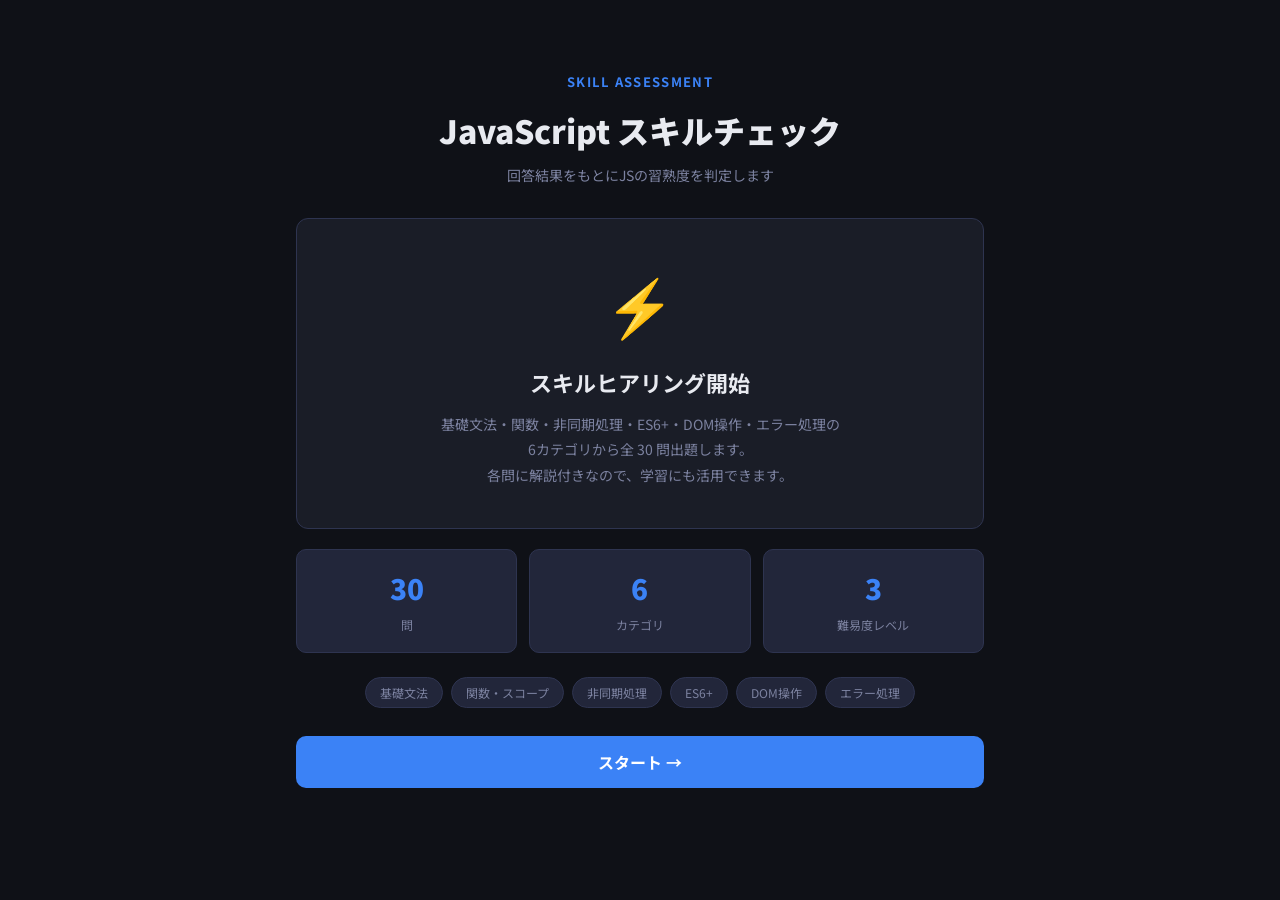
<file: js-skill-assessment/index.html>
<!DOCTYPE html>
<html lang="ja">
<head>
  <meta charset="UTF-8">
  <meta name="viewport" content="width=device-width, initial-scale=1.0">
  <title>JS スキルチェック</title>
  <link rel="preconnect" href="https://fonts.googleapis.com">
  <link href="https://fonts.googleapis.com/css2?family=Noto+Sans+JP:wght@400;500;700;900&display=swap" rel="stylesheet">
  <link rel="stylesheet" href="style.css">
</head>
<body>

<div class="app-wrap">

  <!-- Header -->
  <header class="app-header">
    <div class="logo">Skill Assessment</div>
    <h1>JavaScript スキルチェック</h1>
    <p>回答結果をもとにJSの習熟度を判定します</p>
  </header>

  <!-- ── スタート画面 ── -->
  <div id="screen-start" class="screen">
    <div class="start-hero">
      <div class="start-icon">⚡</div>
      <h2>スキルヒアリング開始</h2>
      <p>
        基礎文法・関数・非同期処理・ES6+・DOM操作・エラー処理の<br>
        6カテゴリから全 30 問出題します。<br>
        各問に解説付きなので、学習にも活用できます。
      </p>
    </div>

    <div class="start-info">
      <div class="info-card">
        <span class="info-num">30</span>
        <span class="info-label">問</span>
      </div>
      <div class="info-card">
        <span class="info-num">6</span>
        <span class="info-label">カテゴリ</span>
      </div>
      <div class="info-card">
        <span class="info-num">3</span>
        <span class="info-label">難易度レベル</span>
      </div>
    </div>

    <div class="category-list">
      <span class="cat-chip">基礎文法</span>
      <span class="cat-chip">関数・スコープ</span>
      <span class="cat-chip">非同期処理</span>
      <span class="cat-chip">ES6+</span>
      <span class="cat-chip">DOM操作</span>
      <span class="cat-chip">エラー処理</span>
    </div>

    <button id="btn-start" class="btn btn-primary">スタート →</button>
  </div>

  <!-- ── クイズ画面 ── -->
  <div id="screen-quiz" class="screen">
    <div class="progress-wrap">
      <div class="progress-head">
        <span>進捗</span>
        <span id="progress-text">1 / 30</span>
      </div>
      <div class="progress-bar-bg">
        <div id="progress-bar-fill" class="progress-bar-fill" style="width:0%"></div>
      </div>
    </div>

    <div class="card">
      <div class="quiz-meta">
        <span id="q-number" class="q-number">Q1</span>
        <span id="q-category" class="badge">カテゴリ</span>
        <span id="q-level" class="badge level-beginner">初級</span>
      </div>

      <p id="q-text" class="q-text"></p>

      <div id="q-choices" class="choices"></div>

      <div id="q-explanation" class="explanation hidden"></div>

      <div class="quiz-actions">
        <button id="btn-next" class="btn btn-primary" disabled style="width:auto; padding: 12px 28px;">
          次の問題 →
        </button>
      </div>
    </div>
  </div>

  <!-- ── 結果画面 ── -->
  <div id="screen-result" class="screen">
    <div class="result-hero">
      <div id="result-score" class="result-score-num">0点</div>
      <div id="result-correct" class="result-correct-label">0 / 30 問正解</div>

      <div class="result-level-label">あなたのレベル</div>
      <div id="result-level" class="result-level-value">―</div>

      <div class="result-level-bar-bg">
        <div id="result-level-bar" class="result-level-bar-fill" style="width:0%"></div>
      </div>

      <p id="result-desc" class="result-desc"></p>
    </div>

    <!-- カテゴリ別スコア -->
    <div class="card mb-20">
      <div class="section-title">カテゴリ別スコア</div>
      <div id="category-breakdown"></div>
    </div>

    <!-- 間違えた問題 -->
    <div id="wrong-section" class="card mb-20">
      <div class="section-title">間違えた問題の振り返り</div>
      <div id="wrong-answers"></div>
    </div>

    <div class="result-actions">
      <button id="btn-restart" class="btn btn-primary">もう一度チャレンジ</button>
    </div>
  </div>

</div><!-- /.app-wrap -->

<script type="module" src="app.js"></script>
</body>
</html>
</file>
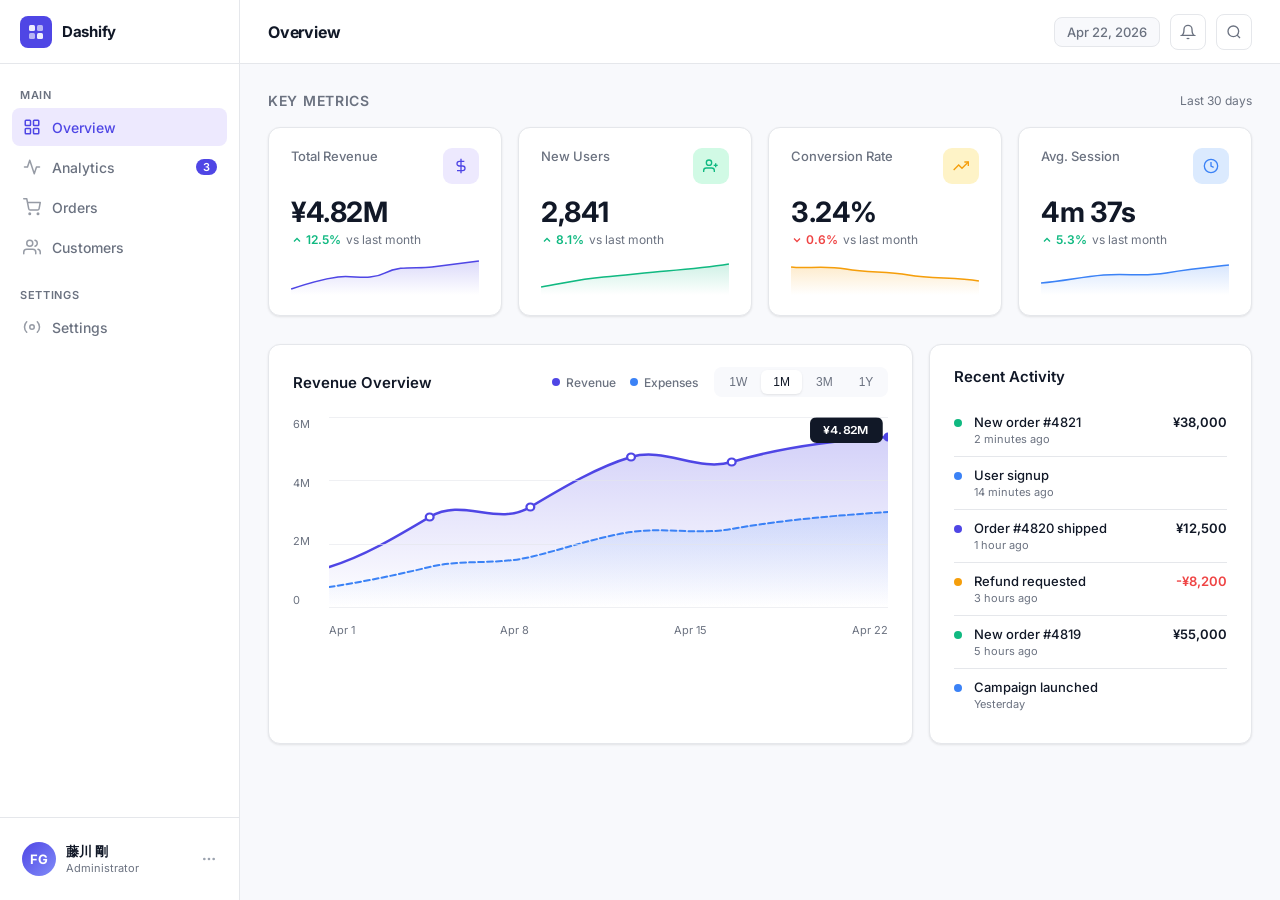
<file: dashboard.html>
<!DOCTYPE html>
<html lang="ja">
<head>
<meta charset="UTF-8">
<meta name="viewport" content="width=device-width, initial-scale=1.0">
<title>Dashboard — Mockup</title>
<link rel="preconnect" href="https://fonts.googleapis.com">
<link href="https://fonts.googleapis.com/css2?family=Inter:wght@400;500;600;700&display=swap" rel="stylesheet">
<style>
*, *::before, *::after { box-sizing: border-box; margin: 0; padding: 0; }

:root {
  --bg: #f8f9fc;
  --sidebar-bg: #ffffff;
  --card-bg: #ffffff;
  --border: #e5e7eb;
  --text-primary: #111827;
  --text-secondary: #6b7280;
  --accent: #4f46e5;
  --accent-light: #ede9fe;
  --accent-muted: #818cf8;
  --green: #10b981;
  --green-light: #d1fae5;
  --red: #ef4444;
  --red-light: #fee2e2;
  --yellow: #f59e0b;
  --yellow-light: #fef3c7;
  --blue: #3b82f6;
  --blue-light: #dbeafe;
  --sidebar-width: 240px;
  --topbar-height: 64px;
  --radius: 12px;
  --shadow: 0 1px 3px rgba(0,0,0,0.06), 0 1px 2px rgba(0,0,0,0.04);
  --shadow-md: 0 4px 6px rgba(0,0,0,0.05), 0 2px 4px rgba(0,0,0,0.04);
}

body {
  font-family: 'Inter', -apple-system, sans-serif;
  background: var(--bg);
  color: var(--text-primary);
  min-height: 100vh;
  display: flex;
}

/* ── SIDEBAR ── */
.sidebar {
  width: var(--sidebar-width);
  background: var(--sidebar-bg);
  border-right: 1px solid var(--border);
  display: flex;
  flex-direction: column;
  position: fixed;
  top: 0; left: 0; bottom: 0;
  z-index: 100;
}

.sidebar-logo {
  height: var(--topbar-height);
  display: flex;
  align-items: center;
  padding: 0 20px;
  border-bottom: 1px solid var(--border);
  gap: 10px;
}

.logo-icon {
  width: 32px; height: 32px;
  background: var(--accent);
  border-radius: 8px;
  display: flex; align-items: center; justify-content: center;
}
.logo-icon svg { width: 18px; height: 18px; }

.logo-text {
  font-size: 15px;
  font-weight: 700;
  letter-spacing: -0.3px;
  color: var(--text-primary);
}

.sidebar-nav {
  padding: 16px 12px;
  flex: 1;
  display: flex;
  flex-direction: column;
  gap: 2px;
}

.nav-label {
  font-size: 11px;
  font-weight: 600;
  color: var(--text-secondary);
  text-transform: uppercase;
  letter-spacing: 0.06em;
  padding: 8px 8px 4px;
}

.nav-item {
  display: flex;
  align-items: center;
  gap: 10px;
  padding: 9px 10px;
  border-radius: 8px;
  cursor: pointer;
  font-size: 14px;
  font-weight: 500;
  color: var(--text-secondary);
  transition: all 0.15s;
  text-decoration: none;
  user-select: none;
}
.nav-item:hover {
  background: var(--bg);
  color: var(--text-primary);
}
.nav-item.active {
  background: var(--accent-light);
  color: var(--accent);
}
.nav-item .nav-icon {
  width: 20px; height: 20px;
  display: flex; align-items: center; justify-content: center;
  flex-shrink: 0;
  opacity: 0.7;
}
.nav-item.active .nav-icon { opacity: 1; }

.nav-badge {
  margin-left: auto;
  background: var(--accent);
  color: #fff;
  font-size: 11px;
  font-weight: 600;
  padding: 1px 7px;
  border-radius: 99px;
}

.sidebar-footer {
  padding: 16px 12px;
  border-top: 1px solid var(--border);
}

.user-card {
  display: flex;
  align-items: center;
  gap: 10px;
  padding: 8px 10px;
  border-radius: 8px;
  cursor: pointer;
}
.user-card:hover { background: var(--bg); }

.avatar {
  width: 34px; height: 34px;
  border-radius: 50%;
  background: linear-gradient(135deg, var(--accent) 0%, var(--accent-muted) 100%);
  display: flex; align-items: center; justify-content: center;
  font-size: 13px; font-weight: 700; color: #fff;
  flex-shrink: 0;
}

.user-info { flex: 1; min-width: 0; }
.user-name { font-size: 13px; font-weight: 600; color: var(--text-primary); }
.user-role { font-size: 11px; color: var(--text-secondary); }

/* ── MAIN LAYOUT ── */
.main {
  margin-left: var(--sidebar-width);
  flex: 1;
  display: flex;
  flex-direction: column;
  min-height: 100vh;
}

.topbar {
  height: var(--topbar-height);
  background: var(--sidebar-bg);
  border-bottom: 1px solid var(--border);
  display: flex;
  align-items: center;
  padding: 0 28px;
  gap: 16px;
  position: sticky;
  top: 0;
  z-index: 50;
}

.page-title {
  font-size: 16px;
  font-weight: 700;
  color: var(--text-primary);
  letter-spacing: -0.2px;
}

.topbar-right {
  margin-left: auto;
  display: flex;
  align-items: center;
  gap: 10px;
}

.icon-btn {
  width: 36px; height: 36px;
  border: 1px solid var(--border);
  background: transparent;
  border-radius: 8px;
  cursor: pointer;
  display: flex; align-items: center; justify-content: center;
  color: var(--text-secondary);
  transition: all 0.15s;
}
.icon-btn:hover { background: var(--bg); color: var(--text-primary); }

.date-badge {
  font-size: 13px;
  color: var(--text-secondary);
  background: var(--bg);
  border: 1px solid var(--border);
  border-radius: 8px;
  padding: 6px 12px;
  font-weight: 500;
}

/* ── PAGE CONTENT ── */
.content {
  padding: 28px;
  flex: 1;
}

.section-header {
  display: flex;
  align-items: center;
  justify-content: space-between;
  margin-bottom: 18px;
}
.section-title {
  font-size: 14px;
  font-weight: 600;
  color: var(--text-secondary);
  text-transform: uppercase;
  letter-spacing: 0.05em;
}

/* ── METRIC CARDS ── */
.cards-grid {
  display: grid;
  grid-template-columns: repeat(4, 1fr);
  gap: 16px;
  margin-bottom: 28px;
}

.card {
  background: var(--card-bg);
  border: 1px solid var(--border);
  border-radius: var(--radius);
  padding: 20px 22px;
  box-shadow: var(--shadow);
  transition: box-shadow 0.2s;
}
.card:hover { box-shadow: var(--shadow-md); }

.card-header {
  display: flex;
  align-items: flex-start;
  justify-content: space-between;
  margin-bottom: 14px;
}

.card-label {
  font-size: 13px;
  font-weight: 500;
  color: var(--text-secondary);
}

.card-icon {
  width: 36px; height: 36px;
  border-radius: 9px;
  display: flex; align-items: center; justify-content: center;
}
.card-icon.indigo { background: var(--accent-light); color: var(--accent); }
.card-icon.green  { background: var(--green-light);  color: var(--green);  }
.card-icon.yellow { background: var(--yellow-light); color: var(--yellow); }
.card-icon.blue   { background: var(--blue-light);   color: var(--blue);   }

.card-value {
  font-size: 28px;
  font-weight: 700;
  letter-spacing: -0.5px;
  color: var(--text-primary);
  margin-bottom: 6px;
  line-height: 1;
}

.card-delta {
  font-size: 12px;
  font-weight: 600;
  display: flex;
  align-items: center;
  gap: 3px;
}
.card-delta.up   { color: var(--green); }
.card-delta.down { color: var(--red);   }

.card-delta-label {
  font-weight: 400;
  color: var(--text-secondary);
  margin-left: 2px;
}

/* ── BOTTOM SECTION ── */
.bottom-grid {
  display: grid;
  grid-template-columns: 2fr 1fr;
  gap: 16px;
}

/* ── CHART CARD ── */
.chart-card {
  background: var(--card-bg);
  border: 1px solid var(--border);
  border-radius: var(--radius);
  padding: 22px 24px;
  box-shadow: var(--shadow);
}

.chart-header {
  display: flex;
  align-items: center;
  justify-content: space-between;
  margin-bottom: 20px;
}

.chart-title {
  font-size: 15px;
  font-weight: 600;
  color: var(--text-primary);
}

.chart-legend {
  display: flex;
  gap: 14px;
}
.legend-item {
  display: flex;
  align-items: center;
  gap: 6px;
  font-size: 12px;
  color: var(--text-secondary);
  font-weight: 500;
}
.legend-dot {
  width: 8px; height: 8px;
  border-radius: 50%;
}

.chart-tabs {
  display: flex;
  gap: 2px;
  background: var(--bg);
  border-radius: 8px;
  padding: 3px;
}
.chart-tab {
  font-size: 12px;
  font-weight: 500;
  color: var(--text-secondary);
  padding: 5px 12px;
  border-radius: 6px;
  cursor: pointer;
  border: none;
  background: transparent;
  transition: all 0.15s;
}
.chart-tab.active {
  background: var(--card-bg);
  color: var(--text-primary);
  box-shadow: var(--shadow);
}

.chart-area {
  height: 220px;
  position: relative;
  overflow: hidden;
}

/* SVG chart */
.chart-svg { width: 100%; height: 100%; }

.y-labels {
  position: absolute;
  left: 0; top: 0; bottom: 30px;
  display: flex;
  flex-direction: column;
  justify-content: space-between;
  font-size: 11px;
  color: var(--text-secondary);
  padding-right: 4px;
  width: 36px;
}

.x-labels {
  position: absolute;
  bottom: 0; left: 36px; right: 0;
  display: flex;
  justify-content: space-between;
  font-size: 11px;
  color: var(--text-secondary);
  padding-top: 6px;
}

.chart-inner {
  position: absolute;
  top: 0; left: 36px; right: 0; bottom: 30px;
}

.grid-line {
  position: absolute;
  left: 0; right: 0;
  height: 1px;
  background: var(--border);
  opacity: 0.6;
}

/* ── ACTIVITY CARD ── */
.activity-card {
  background: var(--card-bg);
  border: 1px solid var(--border);
  border-radius: var(--radius);
  padding: 22px 24px;
  box-shadow: var(--shadow);
}

.activity-title {
  font-size: 15px;
  font-weight: 600;
  color: var(--text-primary);
  margin-bottom: 18px;
}

.activity-list {
  display: flex;
  flex-direction: column;
  gap: 0;
}

.activity-item {
  display: flex;
  align-items: flex-start;
  gap: 12px;
  padding: 10px 0;
  border-bottom: 1px solid var(--border);
}
.activity-item:last-child { border-bottom: none; }

.activity-dot {
  width: 8px; height: 8px;
  border-radius: 50%;
  margin-top: 5px;
  flex-shrink: 0;
}

.activity-body { flex: 1; }
.activity-text { font-size: 13px; font-weight: 500; color: var(--text-primary); margin-bottom: 2px; }
.activity-time { font-size: 11px; color: var(--text-secondary); }
.activity-amount {
  font-size: 13px;
  font-weight: 600;
  color: var(--text-primary);
}

/* ── SPARKLINE (mini inline chart) ── */
.card-sparkline {
  height: 36px;
  margin-top: 12px;
}
.card-sparkline svg { width: 100%; height: 100%; }

/* ── MOBILE OVERLAY ── */
.sidebar-overlay {
  display: none;
  position: fixed;
  inset: 0;
  background: rgba(0,0,0,0.4);
  z-index: 90;
  backdrop-filter: blur(2px);
}
.sidebar-overlay.active { display: block; }

.hamburger {
  display: none;
  width: 36px; height: 36px;
  border: 1px solid var(--border);
  background: transparent;
  border-radius: 8px;
  cursor: pointer;
  align-items: center; justify-content: center;
  color: var(--text-primary);
  flex-shrink: 0;
}

/* ── RESPONSIVE ── */
@media (max-width: 768px) {
  .hamburger { display: flex; }

  .sidebar {
    transform: translateX(-100%);
    transition: transform 0.25s cubic-bezier(0.4,0,0.2,1);
    z-index: 95;
  }
  .sidebar.open { transform: translateX(0); }

  .main { margin-left: 0; }

  .topbar { padding: 0 16px; }

  .content { padding: 16px; }

  .cards-grid {
    grid-template-columns: 1fr 1fr;
    gap: 12px;
    margin-bottom: 16px;
  }

  .bottom-grid {
    grid-template-columns: 1fr;
    gap: 12px;
  }

  .chart-header {
    flex-direction: column;
    align-items: flex-start;
    gap: 12px;
  }

  .chart-tabs { align-self: stretch; justify-content: space-between; }
  .chart-tab { flex: 1; text-align: center; }

  .chart-legend { gap: 10px; }

  .card-value { font-size: 22px; }
}

@media (max-width: 430px) {
  .cards-grid { grid-template-columns: 1fr; }
  .date-badge { display: none; }
}

</style>
</head>
<body>

<!-- OVERLAY -->
<div class="sidebar-overlay" id="overlay"></div>

<!-- ─────────────────── SIDEBAR ─────────────────── -->
<aside class="sidebar" id="sidebar">
  <div class="sidebar-logo">
    <div class="logo-icon">
      <svg viewBox="0 0 18 18" fill="none" xmlns="http://www.w3.org/2000/svg">
        <rect x="2" y="2" width="6" height="6" rx="1.5" fill="white" opacity="0.9"/>
        <rect x="10" y="2" width="6" height="6" rx="1.5" fill="white" opacity="0.6"/>
        <rect x="2" y="10" width="6" height="6" rx="1.5" fill="white" opacity="0.6"/>
        <rect x="10" y="10" width="6" height="6" rx="1.5" fill="white" opacity="0.9"/>
      </svg>
    </div>
    <span class="logo-text">Dashify</span>
  </div>

  <nav class="sidebar-nav">
    <div class="nav-label">Main</div>

    <a class="nav-item active" href="#">
      <span class="nav-icon">
        <svg width="18" height="18" fill="none" stroke="currentColor" stroke-width="2" stroke-linecap="round" stroke-linejoin="round" viewBox="0 0 24 24">
          <rect x="3" y="3" width="7" height="7" rx="1"/><rect x="14" y="3" width="7" height="7" rx="1"/>
          <rect x="3" y="14" width="7" height="7" rx="1"/><rect x="14" y="14" width="7" height="7" rx="1"/>
        </svg>
      </span>
      Overview
    </a>

    <a class="nav-item" href="#">
      <span class="nav-icon">
        <svg width="18" height="18" fill="none" stroke="currentColor" stroke-width="2" stroke-linecap="round" stroke-linejoin="round" viewBox="0 0 24 24">
          <polyline points="22 12 18 12 15 21 9 3 6 12 2 12"/>
        </svg>
      </span>
      Analytics
      <span class="nav-badge">3</span>
    </a>

    <a class="nav-item" href="#">
      <span class="nav-icon">
        <svg width="18" height="18" fill="none" stroke="currentColor" stroke-width="2" stroke-linecap="round" stroke-linejoin="round" viewBox="0 0 24 24">
          <circle cx="9" cy="21" r="1"/><circle cx="20" cy="21" r="1"/>
          <path d="M1 1h4l2.68 13.39a2 2 0 0 0 2 1.61h9.72a2 2 0 0 0 2-1.61L23 6H6"/>
        </svg>
      </span>
      Orders
    </a>

    <a class="nav-item" href="#">
      <span class="nav-icon">
        <svg width="18" height="18" fill="none" stroke="currentColor" stroke-width="2" stroke-linecap="round" stroke-linejoin="round" viewBox="0 0 24 24">
          <path d="M17 21v-2a4 4 0 0 0-4-4H5a4 4 0 0 0-4 4v2"/>
          <circle cx="9" cy="7" r="4"/>
          <path d="M23 21v-2a4 4 0 0 0-3-3.87"/><path d="M16 3.13a4 4 0 0 1 0 7.75"/>
        </svg>
      </span>
      Customers
    </a>

    <div class="nav-label" style="margin-top:12px;">Settings</div>

    <a class="nav-item" href="#">
      <span class="nav-icon">
        <svg width="18" height="18" fill="none" stroke="currentColor" stroke-width="2" stroke-linecap="round" stroke-linejoin="round" viewBox="0 0 24 24">
          <circle cx="12" cy="12" r="3"/>
          <path d="M19.07 4.93a10 10 0 0 1 0 14.14M4.93 4.93a10 10 0 0 0 0 14.14"/>
        </svg>
      </span>
      Settings
    </a>
  </nav>

  <div class="sidebar-footer">
    <div class="user-card">
      <div class="avatar">FG</div>
      <div class="user-info">
        <div class="user-name">藤川 剛</div>
        <div class="user-role">Administrator</div>
      </div>
      <svg width="16" height="16" fill="none" stroke="#9ca3af" stroke-width="2" viewBox="0 0 24 24">
        <circle cx="12" cy="12" r="1"/><circle cx="19" cy="12" r="1"/><circle cx="5" cy="12" r="1"/>
      </svg>
    </div>
  </div>
</aside>

<!-- ─────────────────── MAIN ─────────────────── -->
<div class="main">

  <!-- TOPBAR -->
  <header class="topbar">
    <button class="hamburger" id="menuBtn" aria-label="Open menu">
      <svg width="18" height="18" fill="none" stroke="currentColor" stroke-width="2" stroke-linecap="round" viewBox="0 0 24 24">
        <line x1="3" y1="6" x2="21" y2="6"/><line x1="3" y1="12" x2="21" y2="12"/><line x1="3" y1="18" x2="21" y2="18"/>
      </svg>
    </button>
    <span class="page-title">Overview</span>
    <div class="topbar-right">
      <span class="date-badge">Apr 22, 2026</span>
      <button class="icon-btn" title="Notifications">
        <svg width="16" height="16" fill="none" stroke="currentColor" stroke-width="2" viewBox="0 0 24 24">
          <path d="M18 8A6 6 0 0 0 6 8c0 7-3 9-3 9h18s-3-2-3-9"/><path d="M13.73 21a2 2 0 0 1-3.46 0"/>
        </svg>
      </button>
      <button class="icon-btn" title="Search">
        <svg width="16" height="16" fill="none" stroke="currentColor" stroke-width="2" viewBox="0 0 24 24">
          <circle cx="11" cy="11" r="8"/><line x1="21" y1="21" x2="16.65" y2="16.65"/>
        </svg>
      </button>
    </div>
  </header>

  <!-- CONTENT -->
  <div class="content">

    <!-- METRIC CARDS -->
    <div class="section-header">
      <span class="section-title">Key Metrics</span>
      <span style="font-size:12px;color:var(--text-secondary)">Last 30 days</span>
    </div>

    <div class="cards-grid">

      <!-- Revenue -->
      <div class="card">
        <div class="card-header">
          <span class="card-label">Total Revenue</span>
          <div class="card-icon indigo">
            <svg width="16" height="16" fill="none" stroke="currentColor" stroke-width="2" viewBox="0 0 24 24">
              <line x1="12" y1="1" x2="12" y2="23"/><path d="M17 5H9.5a3.5 3.5 0 1 0 0 7h5a3.5 3.5 0 1 1 0 7H6"/>
            </svg>
          </div>
        </div>
        <div class="card-value">¥4.82M</div>
        <div class="card-delta up">
          <svg width="12" height="12" fill="none" stroke="currentColor" stroke-width="2.5" viewBox="0 0 24 24"><polyline points="18 15 12 9 6 15"/></svg>
          12.5%
          <span class="card-delta-label">vs last month</span>
        </div>
        <div class="card-sparkline">
          <svg viewBox="0 0 120 36" preserveAspectRatio="none">
            <defs>
              <linearGradient id="g1" x1="0" y1="0" x2="0" y2="1">
                <stop offset="0%" stop-color="#4f46e5" stop-opacity="0.2"/>
                <stop offset="100%" stop-color="#4f46e5" stop-opacity="0"/>
              </linearGradient>
            </defs>
            <path d="M0,30 C10,25 20,20 30,18 C40,16 50,22 60,14 C70,6 80,10 90,8 C100,6 110,4 120,2" fill="none" stroke="#4f46e5" stroke-width="1.5"/>
            <path d="M0,30 C10,25 20,20 30,18 C40,16 50,22 60,14 C70,6 80,10 90,8 C100,6 110,4 120,2 L120,36 L0,36Z" fill="url(#g1)"/>
          </svg>
        </div>
      </div>

      <!-- New Users -->
      <div class="card">
        <div class="card-header">
          <span class="card-label">New Users</span>
          <div class="card-icon green">
            <svg width="16" height="16" fill="none" stroke="currentColor" stroke-width="2" viewBox="0 0 24 24">
              <path d="M17 21v-2a4 4 0 0 0-4-4H5a4 4 0 0 0-4 4v2"/><circle cx="9" cy="7" r="4"/>
              <line x1="19" y1="8" x2="19" y2="14"/><line x1="16" y1="11" x2="22" y2="11"/>
            </svg>
          </div>
        </div>
        <div class="card-value">2,841</div>
        <div class="card-delta up">
          <svg width="12" height="12" fill="none" stroke="currentColor" stroke-width="2.5" viewBox="0 0 24 24"><polyline points="18 15 12 9 6 15"/></svg>
          8.1%
          <span class="card-delta-label">vs last month</span>
        </div>
        <div class="card-sparkline">
          <svg viewBox="0 0 120 36" preserveAspectRatio="none">
            <defs>
              <linearGradient id="g2" x1="0" y1="0" x2="0" y2="1">
                <stop offset="0%" stop-color="#10b981" stop-opacity="0.2"/>
                <stop offset="100%" stop-color="#10b981" stop-opacity="0"/>
              </linearGradient>
            </defs>
            <path d="M0,28 C15,24 25,20 40,18 C55,16 65,14 80,12 C95,10 108,8 120,5" fill="none" stroke="#10b981" stroke-width="1.5"/>
            <path d="M0,28 C15,24 25,20 40,18 C55,16 65,14 80,12 C95,10 108,8 120,5 L120,36 L0,36Z" fill="url(#g2)"/>
          </svg>
        </div>
      </div>

      <!-- Conversion -->
      <div class="card">
        <div class="card-header">
          <span class="card-label">Conversion Rate</span>
          <div class="card-icon yellow">
            <svg width="16" height="16" fill="none" stroke="currentColor" stroke-width="2" viewBox="0 0 24 24">
              <polyline points="23 6 13.5 15.5 8.5 10.5 1 18"/>
              <polyline points="17 6 23 6 23 12"/>
            </svg>
          </div>
        </div>
        <div class="card-value">3.24%</div>
        <div class="card-delta down">
          <svg width="12" height="12" fill="none" stroke="currentColor" stroke-width="2.5" viewBox="0 0 24 24"><polyline points="6 9 12 15 18 9"/></svg>
          0.6%
          <span class="card-delta-label">vs last month</span>
        </div>
        <div class="card-sparkline">
          <svg viewBox="0 0 120 36" preserveAspectRatio="none">
            <defs>
              <linearGradient id="g3" x1="0" y1="0" x2="0" y2="1">
                <stop offset="0%" stop-color="#f59e0b" stop-opacity="0.2"/>
                <stop offset="100%" stop-color="#f59e0b" stop-opacity="0"/>
              </linearGradient>
            </defs>
            <path d="M0,8 C10,10 20,6 35,10 C50,14 60,12 75,16 C90,20 105,18 120,22" fill="none" stroke="#f59e0b" stroke-width="1.5"/>
            <path d="M0,8 C10,10 20,6 35,10 C50,14 60,12 75,16 C90,20 105,18 120,22 L120,36 L0,36Z" fill="url(#g3)"/>
          </svg>
        </div>
      </div>

      <!-- Sessions -->
      <div class="card">
        <div class="card-header">
          <span class="card-label">Avg. Session</span>
          <div class="card-icon blue">
            <svg width="16" height="16" fill="none" stroke="currentColor" stroke-width="2" viewBox="0 0 24 24">
              <circle cx="12" cy="12" r="10"/>
              <polyline points="12 6 12 12 16 14"/>
            </svg>
          </div>
        </div>
        <div class="card-value">4m 37s</div>
        <div class="card-delta up">
          <svg width="12" height="12" fill="none" stroke="currentColor" stroke-width="2.5" viewBox="0 0 24 24"><polyline points="18 15 12 9 6 15"/></svg>
          5.3%
          <span class="card-delta-label">vs last month</span>
        </div>
        <div class="card-sparkline">
          <svg viewBox="0 0 120 36" preserveAspectRatio="none">
            <defs>
              <linearGradient id="g4" x1="0" y1="0" x2="0" y2="1">
                <stop offset="0%" stop-color="#3b82f6" stop-opacity="0.2"/>
                <stop offset="100%" stop-color="#3b82f6" stop-opacity="0"/>
              </linearGradient>
            </defs>
            <path d="M0,24 C15,22 25,18 40,16 C55,14 65,18 80,14 C95,10 108,8 120,6" fill="none" stroke="#3b82f6" stroke-width="1.5"/>
            <path d="M0,24 C15,22 25,18 40,16 C55,14 65,18 80,14 C95,10 108,8 120,6 L120,36 L0,36Z" fill="url(#g4)"/>
          </svg>
        </div>
      </div>

    </div>

    <!-- CHART + ACTIVITY -->
    <div class="bottom-grid">

      <!-- CHART CARD -->
      <div class="chart-card">
        <div class="chart-header">
          <div>
            <div class="chart-title">Revenue Overview</div>
          </div>
          <div style="display:flex;align-items:center;gap:16px;">
            <div class="chart-legend">
              <div class="legend-item">
                <div class="legend-dot" style="background:var(--accent)"></div>
                Revenue
              </div>
              <div class="legend-item">
                <div class="legend-dot" style="background:var(--blue)"></div>
                Expenses
              </div>
            </div>
            <div class="chart-tabs">
              <button class="chart-tab">1W</button>
              <button class="chart-tab active">1M</button>
              <button class="chart-tab">3M</button>
              <button class="chart-tab">1Y</button>
            </div>
          </div>
        </div>

        <div class="chart-area">
          <!-- Y labels -->
          <div class="y-labels">
            <span>6M</span>
            <span>4M</span>
            <span>2M</span>
            <span>0</span>
          </div>
          <!-- Chart inner -->
          <div class="chart-inner">
            <div class="grid-line" style="top:0%"></div>
            <div class="grid-line" style="top:33.3%"></div>
            <div class="grid-line" style="top:66.6%"></div>
            <div class="grid-line" style="top:100%"></div>
            <svg viewBox="0 0 500 190" preserveAspectRatio="none" style="width:100%;height:100%">
              <defs>
                <linearGradient id="chartGrad1" x1="0" y1="0" x2="0" y2="1">
                  <stop offset="0%" stop-color="#4f46e5" stop-opacity="0.25"/>
                  <stop offset="100%" stop-color="#4f46e5" stop-opacity="0"/>
                </linearGradient>
                <linearGradient id="chartGrad2" x1="0" y1="0" x2="0" y2="1">
                  <stop offset="0%" stop-color="#3b82f6" stop-opacity="0.15"/>
                  <stop offset="100%" stop-color="#3b82f6" stop-opacity="0"/>
                </linearGradient>
              </defs>

              <!-- Revenue area -->
              <path d="M0,150 C30,140 60,120 90,100 C120,80 150,110 180,90 C210,70 240,50 270,40 C300,30 330,55 360,45 C390,35 430,25 500,20"
                    fill="none" stroke="#4f46e5" stroke-width="2.5" stroke-linecap="round"/>
              <path d="M0,150 C30,140 60,120 90,100 C120,80 150,110 180,90 C210,70 240,50 270,40 C300,30 330,55 360,45 C390,35 430,25 500,20 L500,190 L0,190Z"
                    fill="url(#chartGrad1)"/>

              <!-- Expenses area -->
              <path d="M0,170 C30,165 60,158 90,150 C120,142 150,148 180,140 C210,132 240,120 270,115 C300,110 330,118 360,112 C390,106 430,100 500,95"
                    fill="none" stroke="#3b82f6" stroke-width="2" stroke-linecap="round" stroke-dasharray="5 3"/>
              <path d="M0,170 C30,165 60,158 90,150 C120,142 150,148 180,140 C210,132 240,120 270,115 C300,110 330,118 360,112 C390,106 430,100 500,95 L500,190 L0,190Z"
                    fill="url(#chartGrad2)"/>

              <!-- Data points on revenue line -->
              <circle cx="90"  cy="100" r="3.5" fill="white" stroke="#4f46e5" stroke-width="2"/>
              <circle cx="180" cy="90"  r="3.5" fill="white" stroke="#4f46e5" stroke-width="2"/>
              <circle cx="270" cy="40"  r="3.5" fill="white" stroke="#4f46e5" stroke-width="2"/>
              <circle cx="360" cy="45"  r="3.5" fill="white" stroke="#4f46e5" stroke-width="2"/>
              <circle cx="500" cy="20"  r="3.5" fill="#4f46e5" stroke="#4f46e5" stroke-width="2"/>

              <!-- Tooltip at last point -->
              <rect x="430" y="0" width="65" height="26" rx="6" fill="#111827"/>
              <text x="462" y="17" text-anchor="middle" fill="white" font-size="11" font-family="Inter,sans-serif" font-weight="600">¥4.82M</text>
            </svg>
          </div>
          <!-- X labels -->
          <div class="x-labels">
            <span>Apr 1</span>
            <span>Apr 8</span>
            <span>Apr 15</span>
            <span>Apr 22</span>
          </div>
        </div>
      </div>

      <!-- ACTIVITY CARD -->
      <div class="activity-card">
        <div class="activity-title">Recent Activity</div>
        <div class="activity-list">

          <div class="activity-item">
            <div class="activity-dot" style="background:var(--green)"></div>
            <div class="activity-body">
              <div class="activity-text">New order #4821</div>
              <div class="activity-time">2 minutes ago</div>
            </div>
            <div class="activity-amount">¥38,000</div>
          </div>

          <div class="activity-item">
            <div class="activity-dot" style="background:var(--blue)"></div>
            <div class="activity-body">
              <div class="activity-text">User signup</div>
              <div class="activity-time">14 minutes ago</div>
            </div>
          </div>

          <div class="activity-item">
            <div class="activity-dot" style="background:var(--accent)"></div>
            <div class="activity-body">
              <div class="activity-text">Order #4820 shipped</div>
              <div class="activity-time">1 hour ago</div>
            </div>
            <div class="activity-amount">¥12,500</div>
          </div>

          <div class="activity-item">
            <div class="activity-dot" style="background:var(--yellow)"></div>
            <div class="activity-body">
              <div class="activity-text">Refund requested</div>
              <div class="activity-time">3 hours ago</div>
            </div>
            <div class="activity-amount" style="color:var(--red)">-¥8,200</div>
          </div>

          <div class="activity-item">
            <div class="activity-dot" style="background:var(--green)"></div>
            <div class="activity-body">
              <div class="activity-text">New order #4819</div>
              <div class="activity-time">5 hours ago</div>
            </div>
            <div class="activity-amount">¥55,000</div>
          </div>

          <div class="activity-item">
            <div class="activity-dot" style="background:var(--blue)"></div>
            <div class="activity-body">
              <div class="activity-text">Campaign launched</div>
              <div class="activity-time">Yesterday</div>
            </div>
          </div>

        </div>
      </div>

    </div>

  </div><!-- /content -->
</div><!-- /main -->

<script>
  // Tab switching
  document.querySelectorAll('.chart-tab').forEach(tab => {
    tab.addEventListener('click', () => {
      document.querySelectorAll('.chart-tab').forEach(t => t.classList.remove('active'));
      tab.classList.add('active');
    });
  });

  // Nav item switching
  document.querySelectorAll('.nav-item').forEach(item => {
    item.addEventListener('click', e => {
      e.preventDefault();
      document.querySelectorAll('.nav-item').forEach(i => i.classList.remove('active'));
      item.classList.add('active');
      closeSidebar();
    });
  });

  // Hamburger / sidebar toggle
  const sidebar  = document.getElementById('sidebar');
  const overlay  = document.getElementById('overlay');
  const menuBtn  = document.getElementById('menuBtn');

  function openSidebar()  { sidebar.classList.add('open');  overlay.classList.add('active');  }
  function closeSidebar() { sidebar.classList.remove('open'); overlay.classList.remove('active'); }

  menuBtn.addEventListener('click', openSidebar);
  overlay.addEventListener('click', closeSidebar);
</script>
</body>
</html>
</file>
<file: js-skill-assessment/style.css>
/* ── Reset & Base ───────────────────────────────────────── */
*, *::before, *::after { box-sizing: border-box; margin: 0; padding: 0; }

:root {
  --bg:        #0f1117;
  --surface:   #1a1d27;
  --surface2:  #22263a;
  --border:    #2e3450;
  --text:      #e8eaf0;
  --text-mute: #7c82a0;
  --blue:      #3b82f6;
  --blue-dim:  #1d4ed8;
  --green:     #10b981;
  --red:       #ef4444;
  --yellow:    #f59e0b;
  --purple:    #a855f7;
  --radius:    12px;
}

html { scroll-behavior: smooth; }

body {
  font-family: "Noto Sans JP", -apple-system, BlinkMacSystemFont, sans-serif;
  background: var(--bg);
  color: var(--text);
  min-height: 100vh;
  line-height: 1.6;
}

/* ── Layout ─────────────────────────────────────────────── */
.app-wrap {
  max-width: 720px;
  margin: 0 auto;
  padding: 24px 16px 80px;
}

/* ── Header ─────────────────────────────────────────────── */
.app-header {
  text-align: center;
  padding: 48px 0 32px;
}
.app-header .logo {
  font-size: 13px;
  font-weight: 700;
  letter-spacing: 0.1em;
  color: var(--blue);
  text-transform: uppercase;
  margin-bottom: 12px;
}
.app-header h1 {
  font-size: clamp(22px, 5vw, 32px);
  font-weight: 900;
  margin-bottom: 8px;
}
.app-header p {
  font-size: 14px;
  color: var(--text-mute);
}

/* ── Screens ─────────────────────────────────────────────── */
.screen { display: none; animation: fadeIn 0.3s ease; }
.screen.active { display: block; }

@keyframes fadeIn {
  from { opacity: 0; transform: translateY(8px); }
  to   { opacity: 1; transform: translateY(0); }
}

/* ── Cards ───────────────────────────────────────────────── */
.card {
  background: var(--surface);
  border: 1px solid var(--border);
  border-radius: var(--radius);
  padding: 28px;
}

/* ── Start Screen ────────────────────────────────────────── */
.start-hero {
  text-align: center;
  padding: 40px 28px;
  background: var(--surface);
  border: 1px solid var(--border);
  border-radius: var(--radius);
  margin-bottom: 20px;
}
.start-icon { font-size: 56px; margin-bottom: 16px; }
.start-hero h2 { font-size: 22px; font-weight: 700; margin-bottom: 12px; }
.start-hero p  { font-size: 14px; color: var(--text-mute); line-height: 1.8; }

.start-info {
  display: grid;
  grid-template-columns: repeat(auto-fit, minmax(180px, 1fr));
  gap: 12px;
  margin-bottom: 24px;
}
.info-card {
  background: var(--surface2);
  border: 1px solid var(--border);
  border-radius: 10px;
  padding: 16px;
  text-align: center;
}
.info-card .info-num {
  font-size: 28px;
  font-weight: 900;
  color: var(--blue);
  display: block;
}
.info-card .info-label {
  font-size: 12px;
  color: var(--text-mute);
  margin-top: 4px;
}

.category-list {
  display: flex;
  flex-wrap: wrap;
  gap: 8px;
  margin: 16px 0 28px;
  justify-content: center;
}
.cat-chip {
  background: var(--surface2);
  border: 1px solid var(--border);
  border-radius: 20px;
  padding: 5px 14px;
  font-size: 12px;
  color: var(--text-mute);
}

/* ── Buttons ─────────────────────────────────────────────── */
.btn {
  display: inline-flex;
  align-items: center;
  justify-content: center;
  gap: 8px;
  border: none;
  border-radius: 10px;
  font-family: inherit;
  font-weight: 700;
  cursor: pointer;
  transition: all 0.15s;
  text-decoration: none;
}
.btn-primary {
  background: var(--blue);
  color: #fff;
  font-size: 16px;
  padding: 14px 40px;
  width: 100%;
}
.btn-primary:hover  { background: var(--blue-dim); transform: translateY(-1px); }
.btn-primary:active { transform: translateY(0); }
.btn-secondary {
  background: var(--surface2);
  color: var(--text);
  font-size: 14px;
  padding: 11px 28px;
  border: 1px solid var(--border);
}
.btn-secondary:hover { background: var(--border); }

/* ── Progress ────────────────────────────────────────────── */
.progress-wrap {
  margin-bottom: 20px;
}
.progress-head {
  display: flex;
  justify-content: space-between;
  font-size: 12px;
  color: var(--text-mute);
  margin-bottom: 8px;
}
.progress-bar-bg {
  height: 6px;
  background: var(--surface2);
  border-radius: 99px;
  overflow: hidden;
}
.progress-bar-fill {
  height: 100%;
  background: var(--blue);
  border-radius: 99px;
  transition: width 0.4s ease;
}

/* ── Quiz Card ───────────────────────────────────────────── */
.quiz-meta {
  display: flex;
  align-items: center;
  gap: 8px;
  margin-bottom: 16px;
  flex-wrap: wrap;
}
.q-number {
  font-size: 12px;
  font-weight: 700;
  color: var(--text-mute);
}
.badge {
  display: inline-block;
  padding: 3px 10px;
  border-radius: 20px;
  font-size: 11px;
  font-weight: 700;
  background: var(--surface2);
  color: var(--text-mute);
  border: 1px solid var(--border);
}
.badge.level-beginner     { background: rgba(16,185,129,.15); color: var(--green); border-color: var(--green); }
.badge.level-intermediate { background: rgba(245,158,11,.15); color: var(--yellow); border-color: var(--yellow); }
.badge.level-advanced     { background: rgba(168,85,247,.15); color: var(--purple); border-color: var(--purple); }

.q-text {
  font-size: 16px;
  font-weight: 600;
  white-space: pre-wrap;
  line-height: 1.7;
  margin-bottom: 24px;
  padding: 16px;
  background: var(--surface2);
  border-radius: 8px;
  border-left: 3px solid var(--blue);
}

/* ── Choices ─────────────────────────────────────────────── */
.choices {
  display: flex;
  flex-direction: column;
  gap: 10px;
  margin-bottom: 20px;
}
.choice-btn {
  width: 100%;
  text-align: left;
  background: var(--surface2);
  color: var(--text);
  border: 1.5px solid var(--border);
  border-radius: 10px;
  padding: 14px 18px;
  font-size: 14px;
  font-family: inherit;
  cursor: pointer;
  transition: all 0.15s;
  line-height: 1.5;
}
.choice-btn:not(:disabled):hover {
  border-color: var(--blue);
  background: rgba(59,130,246,0.08);
}
.choice-btn.selected {
  border-color: var(--blue);
  background: rgba(59,130,246,0.12);
}
.choice-btn.correct {
  border-color: var(--green);
  background: rgba(16,185,129,0.12);
  color: var(--green);
}
.choice-btn.wrong {
  border-color: var(--red);
  background: rgba(239,68,68,0.12);
  color: var(--red);
}
.choice-btn:disabled { cursor: default; }

/* ── Explanation ─────────────────────────────────────────── */
.explanation {
  font-size: 13px;
  line-height: 1.7;
  padding: 14px 16px;
  border-radius: 8px;
  margin-bottom: 20px;
  animation: fadeIn 0.25s ease;
}
.explanation.correct {
  background: rgba(16,185,129,0.1);
  border: 1px solid rgba(16,185,129,0.3);
  color: #6ee7b7;
}
.explanation.wrong {
  background: rgba(239,68,68,0.1);
  border: 1px solid rgba(239,68,68,0.3);
  color: #fca5a5;
}

.quiz-actions {
  display: flex;
  justify-content: flex-end;
}

/* ── Result Screen ───────────────────────────────────────── */
.result-hero {
  text-align: center;
  padding: 36px 24px;
  background: var(--surface);
  border: 1px solid var(--border);
  border-radius: var(--radius);
  margin-bottom: 20px;
}
.result-score-num {
  font-size: clamp(52px, 15vw, 80px);
  font-weight: 900;
  color: var(--blue);
  line-height: 1;
}
.result-correct-label {
  font-size: 14px;
  color: var(--text-mute);
  margin: 8px 0 20px;
}
.result-level-label {
  font-size: 13px;
  font-weight: 700;
  color: var(--text-mute);
  letter-spacing: 0.05em;
  text-transform: uppercase;
  margin-bottom: 6px;
}
.result-level-value {
  font-size: 32px;
  font-weight: 900;
  margin-bottom: 16px;
}
.result-level-bar-bg {
  height: 8px;
  background: var(--surface2);
  border-radius: 99px;
  overflow: hidden;
  max-width: 320px;
  margin: 0 auto 16px;
}
.result-level-bar-fill {
  height: 100%;
  border-radius: 99px;
  transition: width 1s ease;
}
.result-desc {
  font-size: 13px;
  color: var(--text-mute);
  line-height: 1.7;
}

/* ── Category Breakdown ──────────────────────────────────── */
.section-title {
  font-size: 14px;
  font-weight: 700;
  color: var(--text-mute);
  letter-spacing: 0.05em;
  text-transform: uppercase;
  margin-bottom: 16px;
}
.cat-row { margin-bottom: 14px; }
.cat-label {
  display: flex;
  justify-content: space-between;
  font-size: 13px;
  margin-bottom: 6px;
}
.cat-score { color: var(--text-mute); }
.cat-bar-bg {
  height: 6px;
  background: var(--surface2);
  border-radius: 99px;
  overflow: hidden;
}
.cat-bar-fill {
  height: 100%;
  border-radius: 99px;
  transition: width 0.8s ease;
}

/* ── Wrong Answers ───────────────────────────────────────── */
.wrong-card {
  background: var(--surface2);
  border: 1px solid var(--border);
  border-radius: 10px;
  padding: 18px;
  margin-bottom: 12px;
}
.wrong-card-header {
  display: flex;
  gap: 8px;
  margin-bottom: 10px;
}
.wrong-question {
  font-size: 13px;
  font-weight: 600;
  white-space: pre-wrap;
  margin-bottom: 10px;
  color: var(--text);
}
.wrong-your-answer,
.wrong-correct-answer {
  font-size: 12px;
  color: var(--text-mute);
  margin-bottom: 4px;
}
.text-wrong    { color: var(--red); font-weight: 600; }
.text-correct  { color: var(--green); font-weight: 600; }
.wrong-explanation {
  font-size: 12px;
  color: var(--text-mute);
  margin-top: 10px;
  padding-top: 10px;
  border-top: 1px solid var(--border);
  line-height: 1.7;
}

/* ── Result Actions ──────────────────────────────────────── */
.result-actions {
  display: flex;
  gap: 12px;
  margin-top: 24px;
  flex-wrap: wrap;
}
.result-actions .btn { flex: 1; min-width: 140px; }

/* ── Utility ─────────────────────────────────────────────── */
.hidden { display: none !important; }
.mt-20  { margin-top: 20px; }
.mb-20  { margin-bottom: 20px; }

/* ── Responsive ──────────────────────────────────────────── */
@media (max-width: 480px) {
  .card { padding: 20px 16px; }
  .start-hero { padding: 28px 16px; }
  .result-hero { padding: 28px 16px; }
  .btn-primary { font-size: 15px; padding: 13px 24px; }
}
</file>
